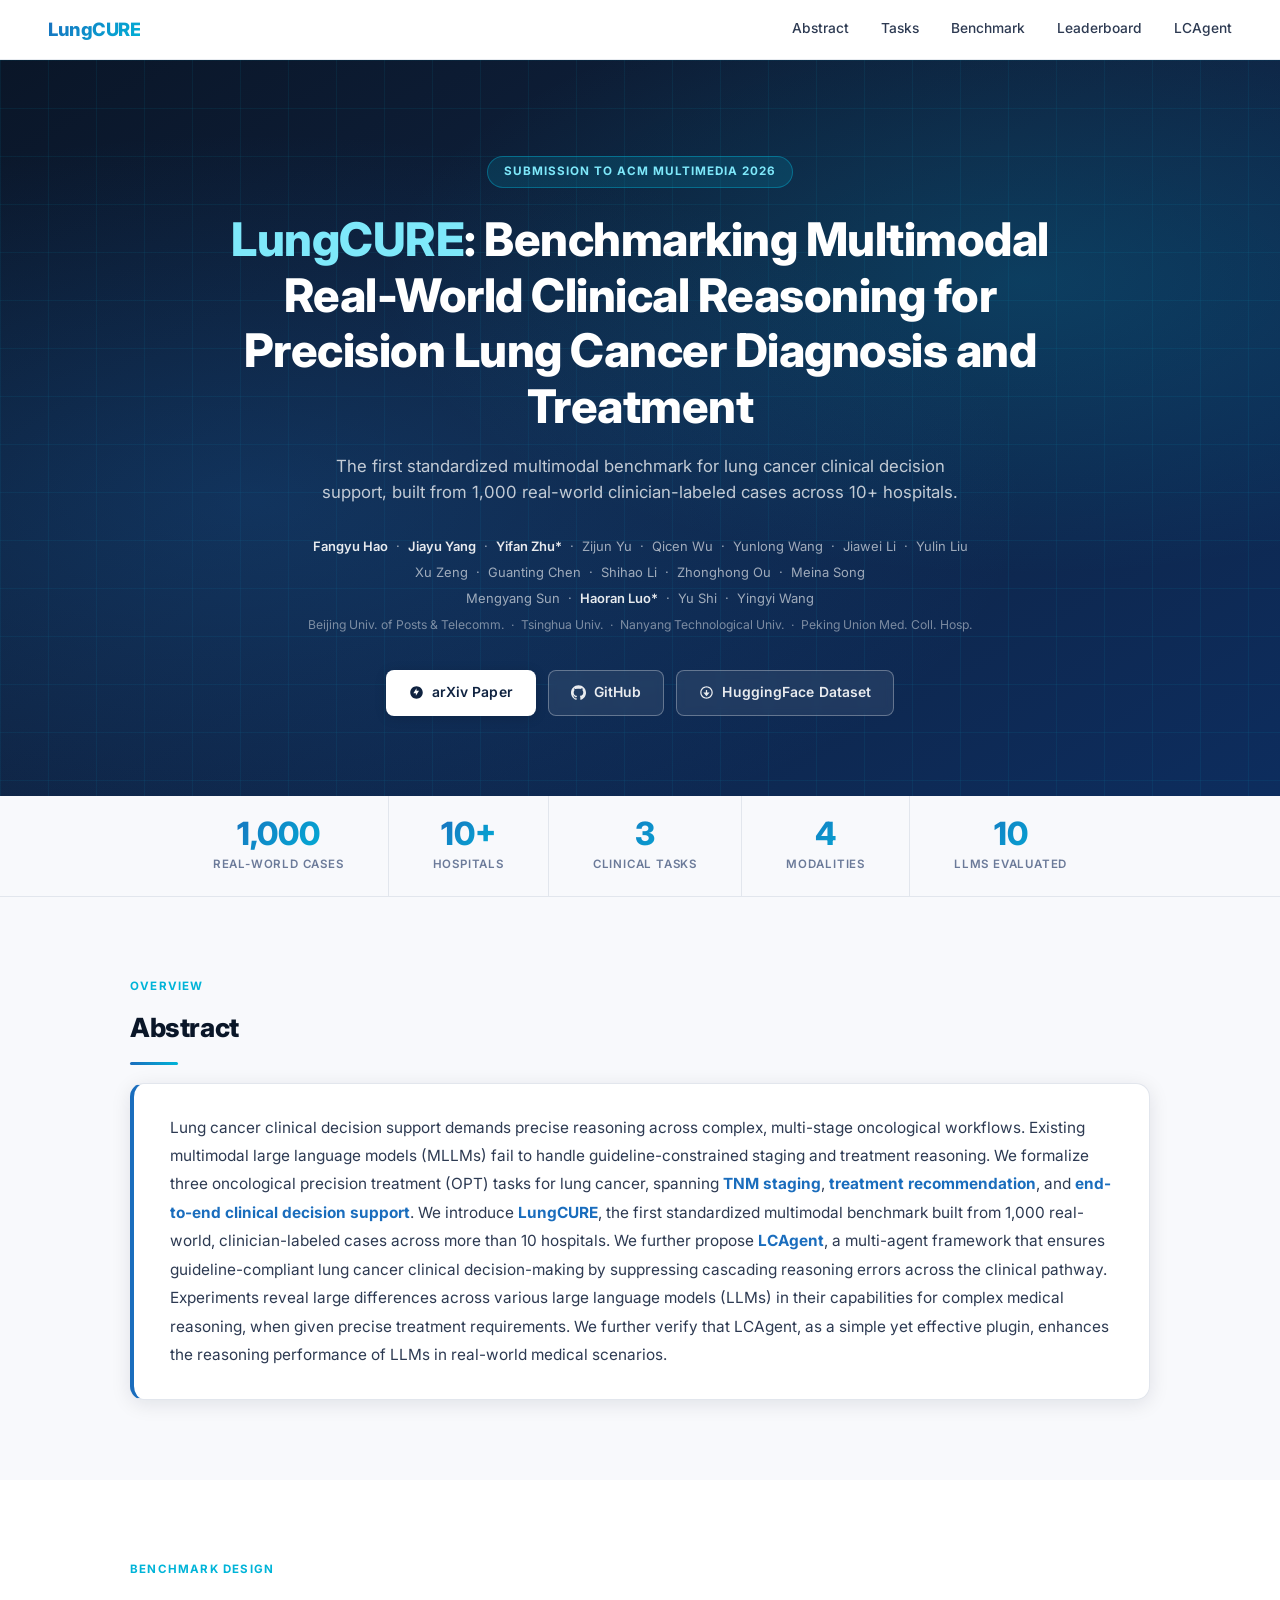
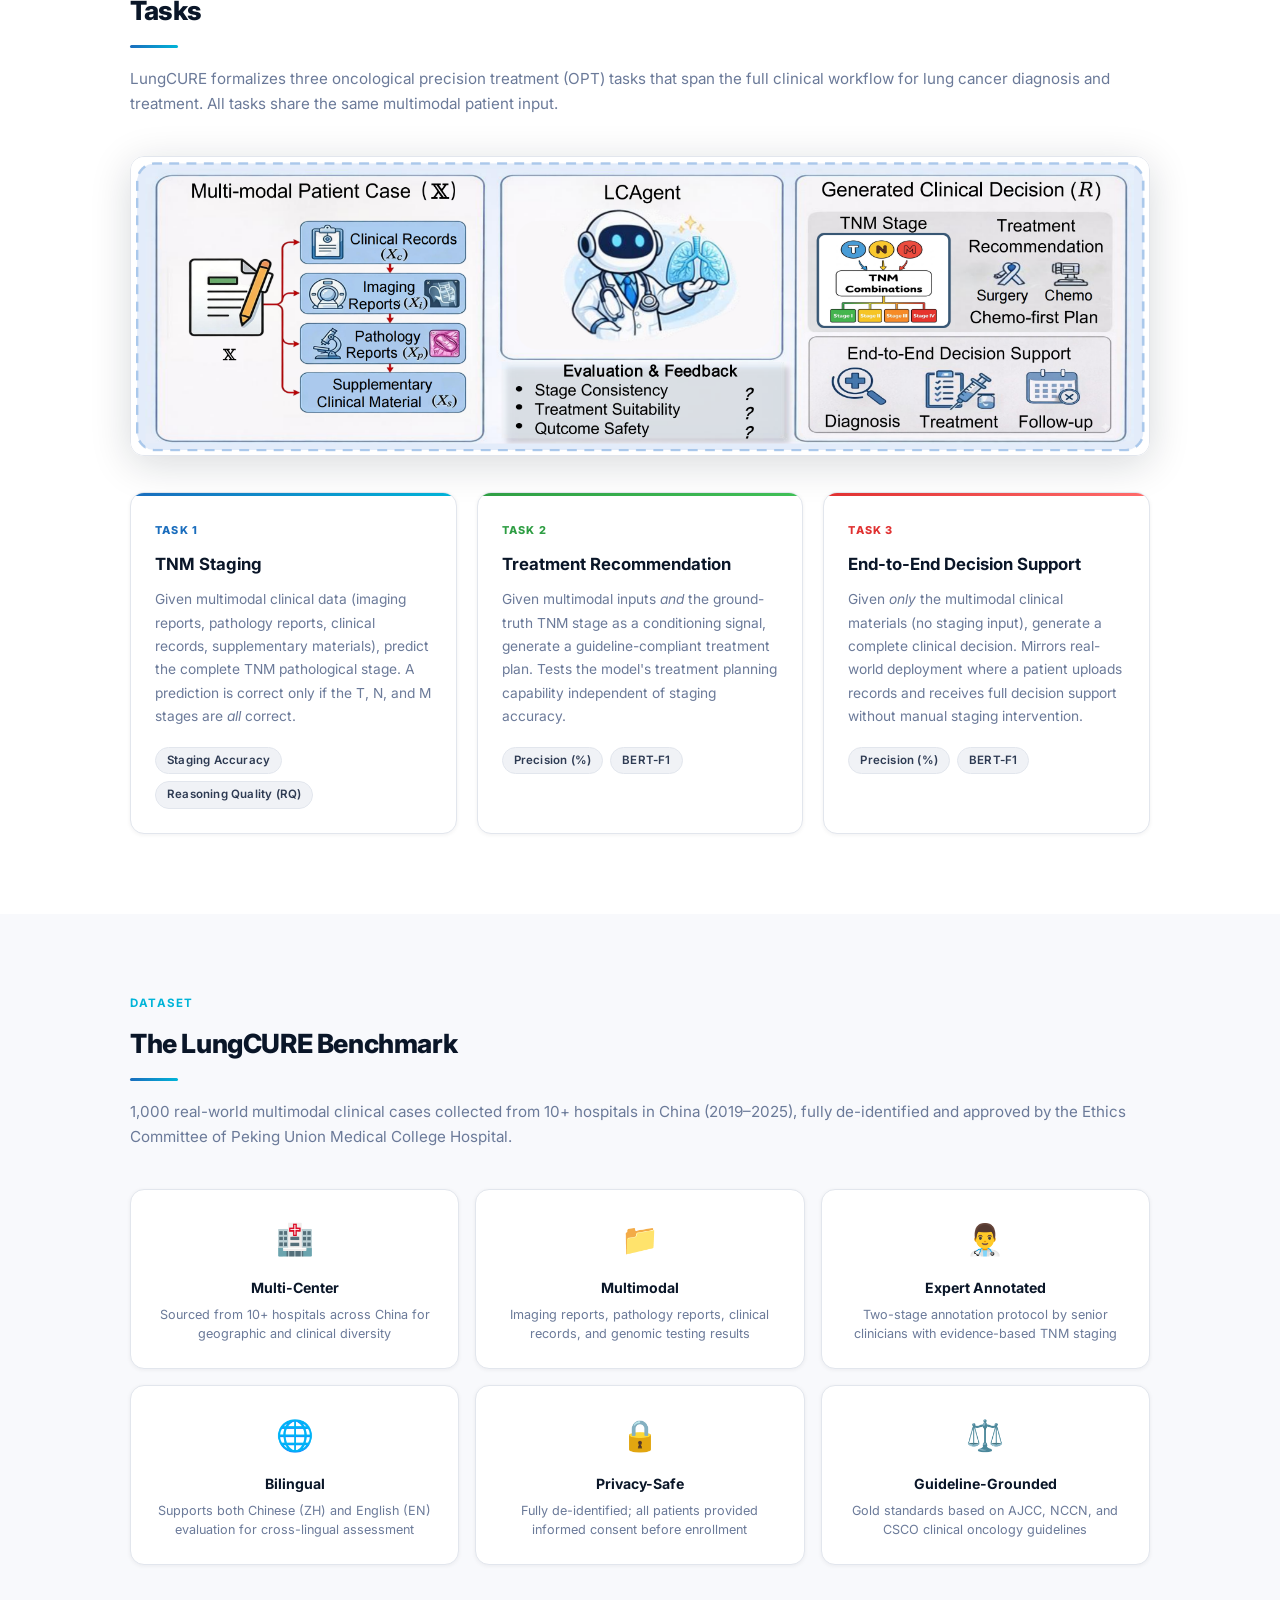
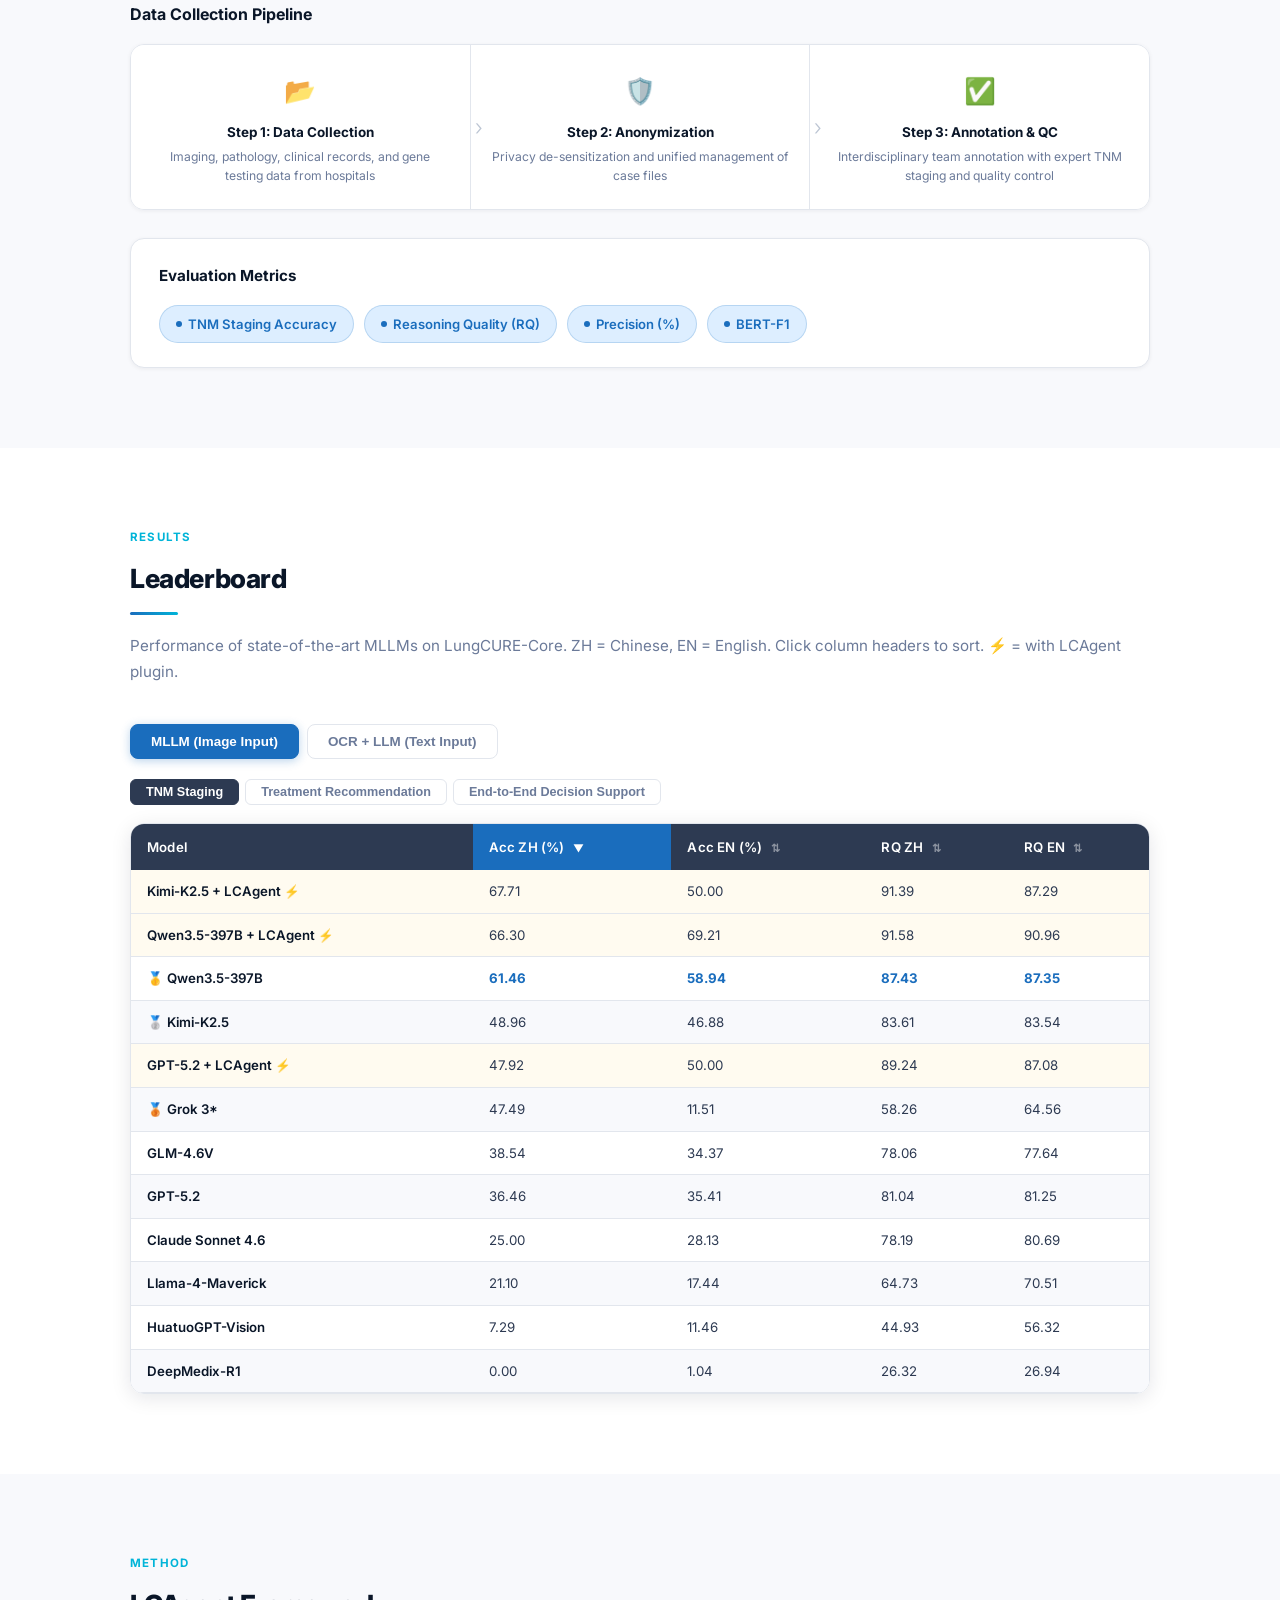
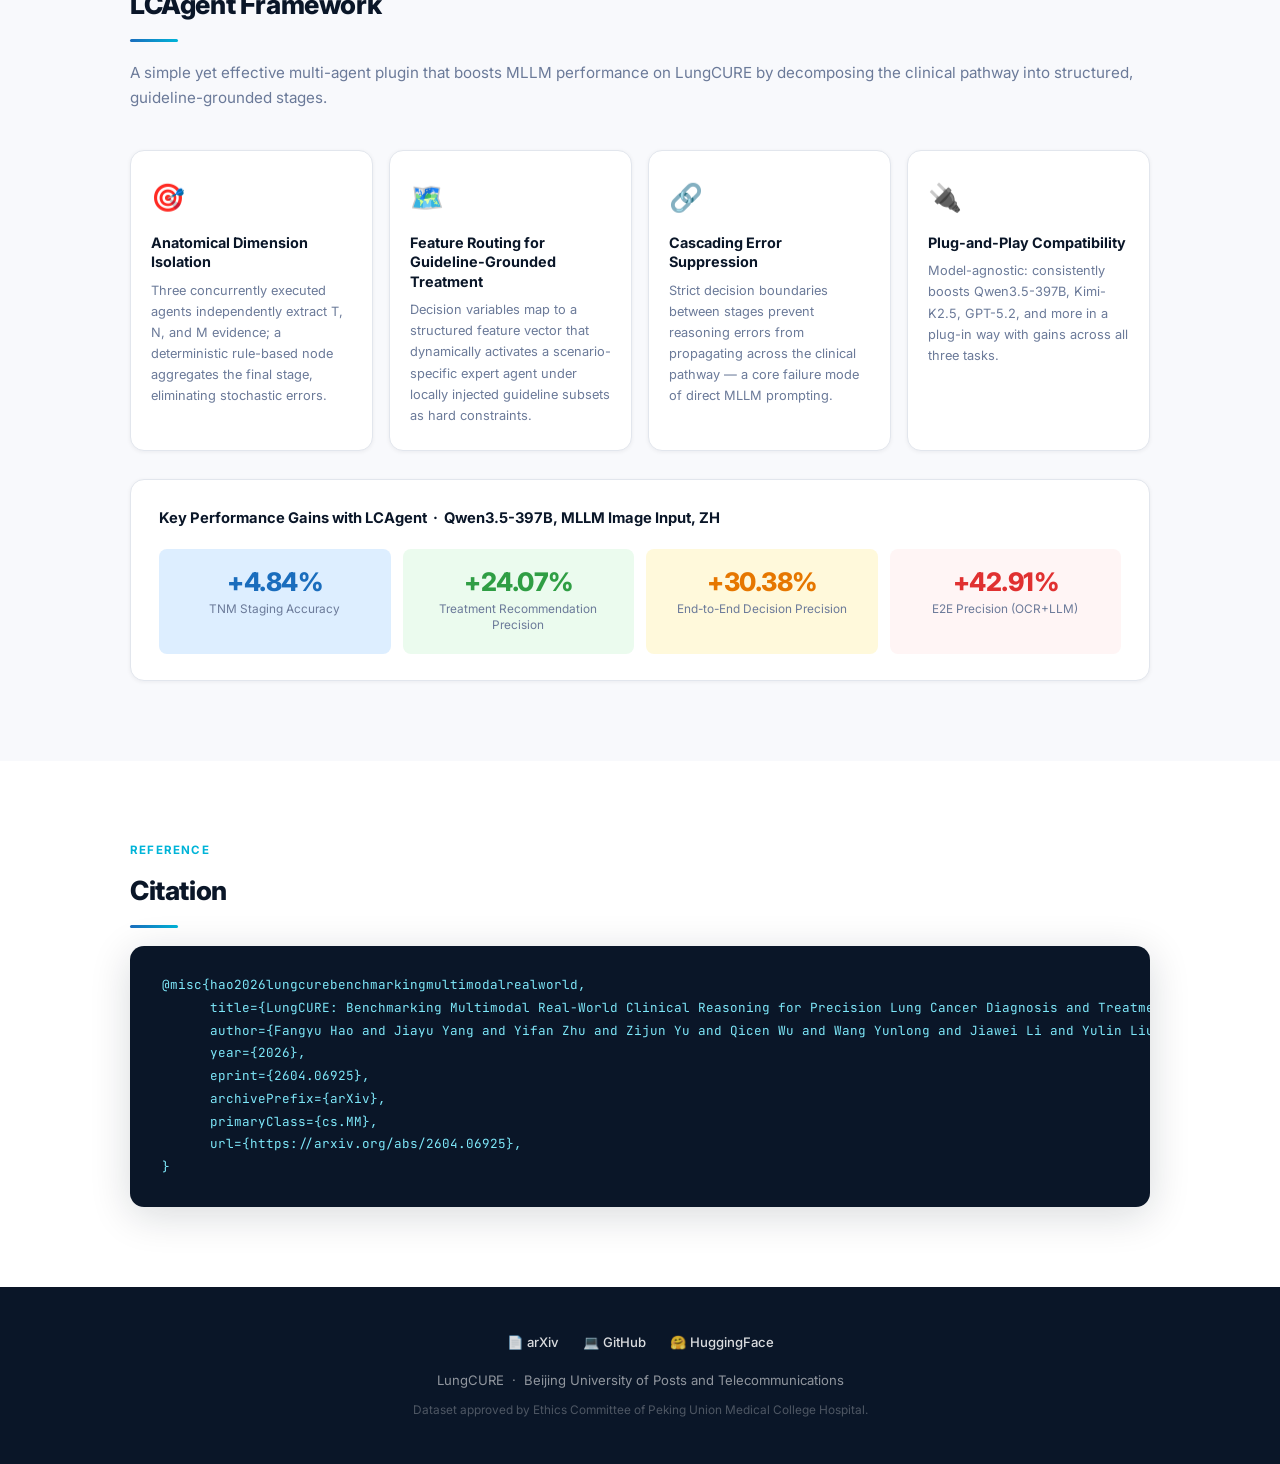
<file: index.html>
<!DOCTYPE html>
<html lang="en">
<head>
  <meta charset="UTF-8" />
  <meta name="viewport" content="width=device-width, initial-scale=1.0" />
  <title>LungCURE — Benchmarking Multimodal Real-World Clinical Reasoning</title>
  <link rel="preconnect" href="https://fonts.googleapis.com" />
  <link href="https://fonts.googleapis.com/css2?family=Inter:wght@300;400;500;600;700;800&family=JetBrains+Mono:wght@400;500&display=swap" rel="stylesheet" />
  <link rel="stylesheet" href="static/css/style.css" />
</head>
<body>

<!-- ─── Navigation ────────────────────────────────────────────── -->
<nav>
  <span class="nav-brand">LungCURE</span>
  <div class="nav-links">
    <a href="#abstract">Abstract</a>
    <a href="#tasks">Tasks</a>
    <a href="#benchmark">Benchmark</a>
    <a href="#leaderboard">Leaderboard</a>
    <a href="#lcagent">LCAgent</a>
  </div>
</nav>

<!-- ─── Hero ─────────────────────────────────────────────────── -->
<header class="hero">
  <div class="hero-badge">Submission to ACM Multimedia 2026</div>
  <h1>
    <span class="accent">LungCURE</span>: Benchmarking Multimodal<br/>
    Real-World Clinical Reasoning for<br/>
    Precision Lung Cancer Diagnosis and Treatment
  </h1>
  <p class="hero-sub">
    The first standardized multimodal benchmark for lung cancer clinical decision support,
    built from 1,000 real-world clinician-labeled cases across 10+ hospitals.
  </p>
  <div class="authors">
    <strong>Fangyu Hao</strong> &nbsp;·&nbsp; <strong>Jiayu Yang</strong> &nbsp;·&nbsp;
    <strong>Yifan Zhu*</strong> &nbsp;·&nbsp; Zijun Yu &nbsp;·&nbsp; Qicen Wu &nbsp;·&nbsp;
    Yunlong Wang &nbsp;·&nbsp; Jiawei Li &nbsp;·&nbsp; Yulin Liu<br/>
    Xu Zeng &nbsp;·&nbsp; Guanting Chen &nbsp;·&nbsp; Shihao Li &nbsp;·&nbsp;
    Zhonghong Ou &nbsp;·&nbsp; Meina Song<br/>
    Mengyang Sun &nbsp;·&nbsp; <strong>Haoran Luo*</strong> &nbsp;·&nbsp; Yu Shi &nbsp;·&nbsp; Yingyi Wang<br/>
    <em>Beijing Univ. of Posts &amp; Telecomm. &nbsp;·&nbsp; Tsinghua Univ. &nbsp;·&nbsp;
    Nanyang Technological Univ. &nbsp;·&nbsp; Peking Union Med. Coll. Hosp.</em>
  </div>
  <div class="btn-group">
    <a class="btn btn-primary" href="http://arxiv.org/abs/2604.06925" target="_blank">
      <svg viewBox="0 0 24 24" fill="currentColor"><path d="M12 2C6.48 2 2 6.48 2 12s4.48 10 10 10 10-4.48 10-10S17.52 2 12 2zm-1 15v-4H7l5-8v4h4l-5 8z"/></svg>
      arXiv Paper
    </a>
    <a class="btn btn-outline" href="https://github.com/Joker-hfy/LungCURE" target="_blank">
      <svg viewBox="0 0 24 24" fill="currentColor"><path d="M12 .297c-6.63 0-12 5.373-12 12 0 5.303 3.438 9.8 8.205 11.385.6.113.82-.258.82-.577 0-.285-.01-1.04-.015-2.04-3.338.724-4.042-1.61-4.042-1.61C4.422 18.07 3.633 17.7 3.633 17.7c-1.087-.744.084-.729.084-.729 1.205.084 1.838 1.236 1.838 1.236 1.07 1.835 2.809 1.305 3.495.998.108-.776.417-1.305.76-1.605-2.665-.3-5.466-1.332-5.466-5.93 0-1.31.465-2.38 1.235-3.22-.135-.303-.54-1.523.105-3.176 0 0 1.005-.322 3.3 1.23.96-.267 1.98-.399 3-.405 1.02.006 2.04.138 3 .405 2.28-1.552 3.285-1.23 3.285-1.23.645 1.653.24 2.873.12 3.176.765.84 1.23 1.91 1.23 3.22 0 4.61-2.805 5.625-5.475 5.92.42.36.81 1.096.81 2.22 0 1.606-.015 2.896-.015 3.286 0 .315.21.69.825.57C20.565 22.092 24 17.592 24 12.297c0-6.627-5.373-12-12-12"/></svg>
      GitHub
    </a>
    <a class="btn btn-outline" href="https://huggingface.co/datasets/Fine2378/LungCURE" target="_blank">
      <svg viewBox="0 0 24 24" fill="currentColor"><path d="M12 2C6.477 2 2 6.477 2 12s4.477 10 10 10 10-4.477 10-10S17.523 2 12 2zm0 2c4.418 0 8 3.582 8 8s-3.582 8-8 8-8-3.582-8-8 3.582-8 8-8zm-1 4v4H7l5 6 5-6h-4V8h-2z"/></svg>
      HuggingFace Dataset
    </a>
  </div>
</header>

<!-- ─── Stats bar ─────────────────────────────────────────────── -->
<div class="stats-bar">
  <div class="stat-item">
    <div class="stat-num">1,000</div>
    <div class="stat-label">Real-world Cases</div>
  </div>
  <div class="stat-item">
    <div class="stat-num">10+</div>
    <div class="stat-label">Hospitals</div>
  </div>
  <div class="stat-item">
    <div class="stat-num">3</div>
    <div class="stat-label">Clinical Tasks</div>
  </div>
  <div class="stat-item">
    <div class="stat-num">4</div>
    <div class="stat-label">Modalities</div>
  </div>
  <div class="stat-item">
    <div class="stat-num">10</div>
    <div class="stat-label">LLMs Evaluated</div>
  </div>
</div>

<!-- ─── Abstract ─────────────────────────────────────────────── -->
<section id="abstract">
  <div class="container">
    <div class="section-label">Overview</div>
    <h2 class="section-title">Abstract</h2>
    <div class="section-divider"></div>
    <div class="abstract-box">
      Lung cancer clinical decision support demands precise reasoning across complex, multi-stage oncological workflows.
      Existing multimodal large language models (MLLMs) fail to handle guideline-constrained staging and treatment reasoning.
      We formalize three oncological precision treatment (OPT) tasks for lung cancer, spanning <strong>TNM staging</strong>,
      <strong>treatment recommendation</strong>, and <strong>end-to-end clinical decision support</strong>.
      We introduce <strong>LungCURE</strong>, the first standardized multimodal benchmark built from 1,000 real-world,
      clinician-labeled cases across more than 10 hospitals.
      We further propose <strong>LCAgent</strong>, a multi-agent framework that ensures guideline-compliant lung cancer
      clinical decision-making by suppressing cascading reasoning errors across the clinical pathway.
      Experiments reveal large differences across various large language models (LLMs) in their capabilities
      for complex medical reasoning, when given precise treatment requirements.
      We further verify that LCAgent, as a simple yet effective plugin, enhances the reasoning performance of
      LLMs in real-world medical scenarios.
    </div>
  </div>
</section>

<!-- ─── Tasks ─────────────────────────────────────────────────── -->
<section id="tasks">
  <div class="container">
    <div class="section-label">Benchmark Design</div>
    <h2 class="section-title">Tasks</h2>
    <div class="section-divider"></div>
    <p class="section-subtitle">LungCURE formalizes three oncological precision treatment (OPT) tasks that span the full clinical workflow for lung cancer diagnosis and treatment. All tasks share the same multimodal patient input.</p>

    <!-- Task figure -->
    <div class="task-image-wrap">
      <img src="static/images/task.png" alt="LungCURE Task Formulation" />
    </div>

    <!-- Task cards -->
    <div class="task-grid">
      <div class="task-card t1">
        <div class="task-num">Task 1</div>
        <h3>TNM Staging</h3>
        <p>
          Given multimodal clinical data (imaging reports, pathology reports, clinical records,
          supplementary materials), predict the complete TNM pathological stage.
          A prediction is correct only if the T, N, and M stages are <em>all</em> correct.
        </p>
        <div class="task-metrics">
          <span class="metric-tag">Staging Accuracy</span>
          <span class="metric-tag">Reasoning Quality (RQ)</span>
        </div>
      </div>
      <div class="task-card t2">
        <div class="task-num">Task 2</div>
        <h3>Treatment Recommendation</h3>
        <p>
          Given multimodal inputs <em>and</em> the ground-truth TNM stage as a conditioning signal,
          generate a guideline-compliant treatment plan. Tests the model's treatment planning
          capability independent of staging accuracy.
        </p>
        <div class="task-metrics">
          <span class="metric-tag">Precision (%)</span>
          <span class="metric-tag">BERT-F1</span>
        </div>
      </div>
      <div class="task-card t3">
        <div class="task-num">Task 3</div>
        <h3>End-to-End Decision Support</h3>
        <p>
          Given <em>only</em> the multimodal clinical materials (no staging input), generate
          a complete clinical decision. Mirrors real-world deployment where a patient uploads
          records and receives full decision support without manual staging intervention.
        </p>
        <div class="task-metrics">
          <span class="metric-tag">Precision (%)</span>
          <span class="metric-tag">BERT-F1</span>
        </div>
      </div>
    </div>
  </div>
</section>

<!-- ─── Benchmark ─────────────────────────────────────────────── -->
<section id="benchmark">
  <div class="container">
    <div class="section-label">Dataset</div>
    <h2 class="section-title">The LungCURE Benchmark</h2>
    <div class="section-divider"></div>
    <p class="section-subtitle">1,000 real-world multimodal clinical cases collected from 10+ hospitals in China (2019–2025), fully de-identified and approved by the Ethics Committee of Peking Union Medical College Hospital.</p>

    <!-- 6 cards, 3 per row -->
    <div class="dataset-grid">
      <div class="dataset-card">
        <div class="dataset-icon">🏥</div>
        <h4>Multi-Center</h4>
        <p>Sourced from 10+ hospitals across China for geographic and clinical diversity</p>
      </div>
      <div class="dataset-card">
        <div class="dataset-icon">📁</div>
        <h4>Multimodal</h4>
        <p>Imaging reports, pathology reports, clinical records, and genomic testing results</p>
      </div>
      <div class="dataset-card">
        <div class="dataset-icon">👨‍⚕️</div>
        <h4>Expert Annotated</h4>
        <p>Two-stage annotation protocol by senior clinicians with evidence-based TNM staging</p>
      </div>
      <div class="dataset-card">
        <div class="dataset-icon">🌐</div>
        <h4>Bilingual</h4>
        <p>Supports both Chinese (ZH) and English (EN) evaluation for cross-lingual assessment</p>
      </div>
      <div class="dataset-card">
        <div class="dataset-icon">🔒</div>
        <h4>Privacy-Safe</h4>
        <p>Fully de-identified; all patients provided informed consent before enrollment</p>
      </div>
      <div class="dataset-card">
        <div class="dataset-icon">⚖️</div>
        <h4>Guideline-Grounded</h4>
        <p>Gold standards based on AJCC, NCCN, and CSCO clinical oncology guidelines</p>
      </div>
    </div>

    <!-- Pipeline -->
    <p class="pipeline-title">Data Collection Pipeline</p>
    <div class="pipeline">
      <div class="pipeline-step">
        <div class="step-icon">📂</div>
        <h4>Step 1: Data Collection</h4>
        <p>Imaging, pathology, clinical records, and gene testing data from hospitals</p>
      </div>
      <div class="pipeline-step">
        <div class="step-icon">🛡️</div>
        <h4>Step 2: Anonymization</h4>
        <p>Privacy de-sensitization and unified management of case files</p>
      </div>
      <div class="pipeline-step">
        <div class="step-icon">✅</div>
        <h4>Step 3: Annotation &amp; QC</h4>
        <p>Interdisciplinary team annotation with expert TNM staging and quality control</p>
      </div>
    </div>

    <!-- Evaluation Metrics — names only, no descriptions -->
    <div class="metrics-box">
      <h4>Evaluation Metrics</h4>
      <div class="metrics-tags">
        <span class="metrics-tag">TNM Staging Accuracy</span>
        <span class="metrics-tag">Reasoning Quality (RQ)</span>
        <span class="metrics-tag">Precision (%)</span>
        <span class="metrics-tag">BERT-F1</span>
      </div>
    </div>
  </div>
</section>

<!-- ─── Leaderboard ───────────────────────────────────────────── -->
<section id="leaderboard">
  <div class="container">
    <div class="section-label">Results</div>
    <h2 class="section-title">Leaderboard</h2>
    <div class="section-divider"></div>
    <p class="section-subtitle">Performance of state-of-the-art MLLMs on LungCURE-Core. ZH = Chinese, EN = English. Click column headers to sort. ⚡ = with LCAgent plugin.</p>

    <div class="lb-tabs">
      <button class="lb-tab active" onclick="switchInput('image')">MLLM (Image Input)</button>
      <button class="lb-tab" onclick="switchInput('text')">OCR + LLM (Text Input)</button>
    </div>
    <div class="task-tabs">
      <button class="task-tab active" onclick="switchTask('tnm')">TNM Staging</button>
      <button class="task-tab" onclick="switchTask('treat')">Treatment Recommendation</button>
      <button class="task-tab" onclick="switchTask('e2e')">End-to-End Decision Support</button>
    </div>

    <div class="lb-table-wrap">
      <table id="lb-table">
        <thead id="lb-head"></thead>
        <tbody id="lb-body"></tbody>
      </table>
    </div>

  </div>
</section>

<!-- ─── LCAgent ───────────────────────────────────────────────── -->
<section id="lcagent">
  <div class="container">
    <div class="section-label">Method</div>
    <h2 class="section-title">LCAgent Framework</h2>
    <div class="section-divider"></div>
    <p class="section-subtitle">A simple yet effective multi-agent plugin that boosts MLLM performance on LungCURE by decomposing the clinical pathway into structured, guideline-grounded stages.</p>

    <!-- 4 cards, one row -->
    <div class="agent-grid">
      <div class="agent-card">
        <div class="agent-card-icon">🎯</div>
        <h4>Anatomical Dimension Isolation</h4>
        <p>
          Three concurrently executed agents independently extract T, N, and M evidence;
          a deterministic rule-based node aggregates the final stage, eliminating stochastic errors.
        </p>
      </div>
      <div class="agent-card">
        <div class="agent-card-icon">🗺️</div>
        <h4>Feature Routing for Guideline-Grounded Treatment</h4>
        <p>
          Decision variables map to a structured feature vector that dynamically activates a
          scenario-specific expert agent under locally injected guideline subsets as hard constraints.
        </p>
      </div>
      <div class="agent-card">
        <div class="agent-card-icon">🔗</div>
        <h4>Cascading Error Suppression</h4>
        <p>
          Strict decision boundaries between stages prevent reasoning errors from propagating
          across the clinical pathway — a core failure mode of direct MLLM prompting.
        </p>
      </div>
      <div class="agent-card">
        <div class="agent-card-icon">🔌</div>
        <h4>Plug-and-Play Compatibility</h4>
        <p>
          Model-agnostic: consistently boosts Qwen3.5-397B, Kimi-K2.5, GPT-5.2, and more
          in a plug-in way with gains across all three tasks.
        </p>
      </div>
    </div>

    <!-- 4 gain cards, one row -->
    <div class="gains-box">
      <h4>Key Performance Gains with LCAgent &nbsp;·&nbsp; Qwen3.5-397B, MLLM Image Input, ZH</h4>
      <div class="gains-grid">
        <div class="gain-item gain-blue">
          <div class="gain-num">+4.84%</div>
          <div class="gain-label">TNM Staging Accuracy</div>
        </div>
        <div class="gain-item gain-green">
          <div class="gain-num">+24.07%</div>
          <div class="gain-label">Treatment Recommendation Precision</div>
        </div>
        <div class="gain-item gain-gold">
          <div class="gain-num">+30.38%</div>
          <div class="gain-label">End-to-End Decision Precision</div>
        </div>
        <div class="gain-item gain-red">
          <div class="gain-num">+42.91%</div>
          <div class="gain-label">E2E Precision (OCR+LLM)</div>
        </div>
      </div>
    </div>
  </div>
</section>

<!-- ─── Citation ──────────────────────────────────────────────── -->
<section>
  <div class="container">
    <div class="section-label">Reference</div>
    <h2 class="section-title">Citation</h2>
    <div class="section-divider"></div>
    <div class="citation-wrap">
      <pre class="citation-block">@misc{hao2026lungcurebenchmarkingmultimodalrealworld,
      title={LungCURE: Benchmarking Multimodal Real-World Clinical Reasoning for Precision Lung Cancer Diagnosis and Treatment}, 
      author={Fangyu Hao and Jiayu Yang and Yifan Zhu and Zijun Yu and Qicen Wu and Wang Yunlong and Jiawei Li and Yulin Liu and Xu Zeng and Guanting Chen and Shihao Li and Zhonghong Ou and Meina Song and Mengyang Sun and Haoran Luo and Yu Shi and Yingyi Wang},
      year={2026},
      eprint={2604.06925},
      archivePrefix={arXiv},
      primaryClass={cs.MM},
      url={https://arxiv.org/abs/2604.06925}, 
}
</pre>
    </div>
  </div>
</section>

<!-- ─── Footer ────────────────────────────────────────────────── -->
<footer>
  <div class="footer-links">
    <a href="https://arxiv.org/abs/YOUR_ARXIV_ID" target="_blank">📄 arXiv</a>
    <a href="https://github.com/Joker-hfy/LungCURE" target="_blank">💻 GitHub</a>
    <a href="https://huggingface.co/datasets/Fine2378/LungCURE" target="_blank">🤗 HuggingFace</a>
  </div>
  <p>LungCURE &nbsp;·&nbsp; Beijing University of Posts and Telecommunications</p>
  <p class="footer-note">Dataset approved by Ethics Committee of Peking Union Medical College Hospital.</p>
</footer>

<script src="static/js/leaderboard.js"></script>
</body>
</html>
</file>
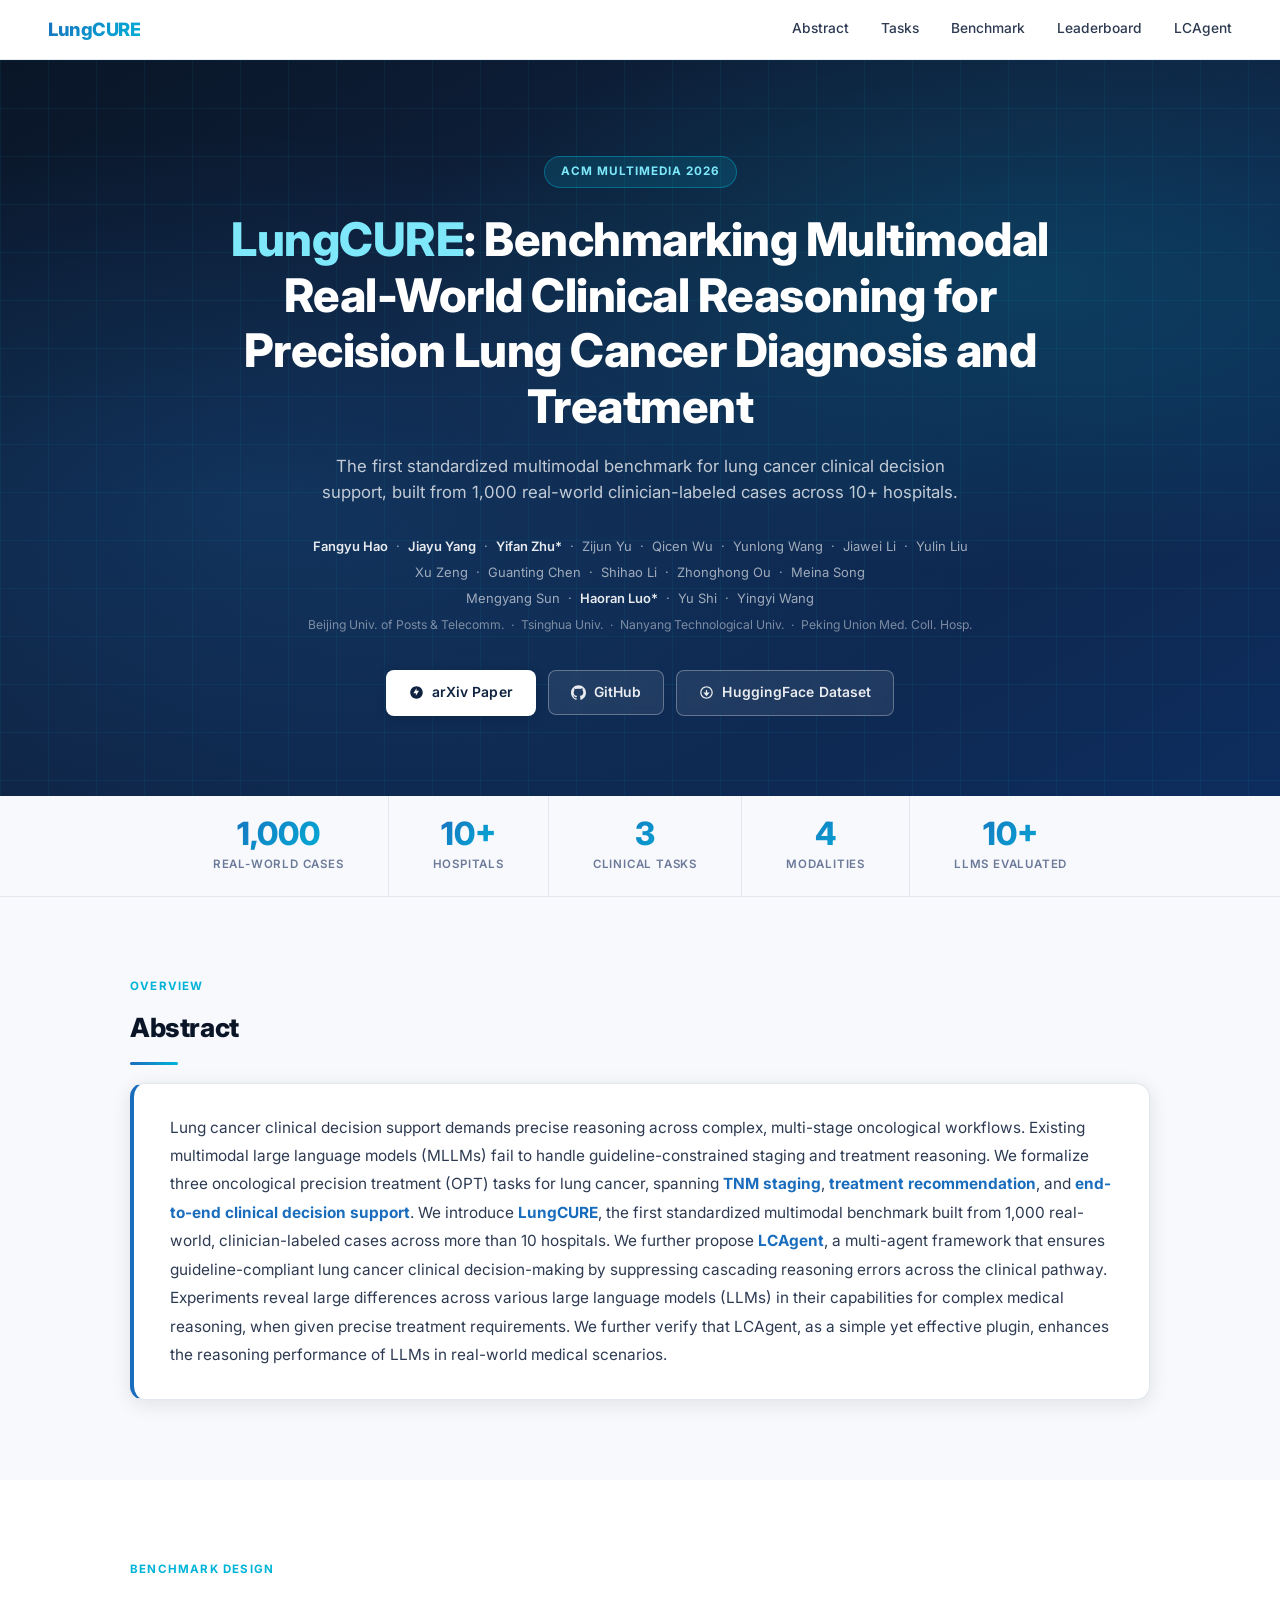
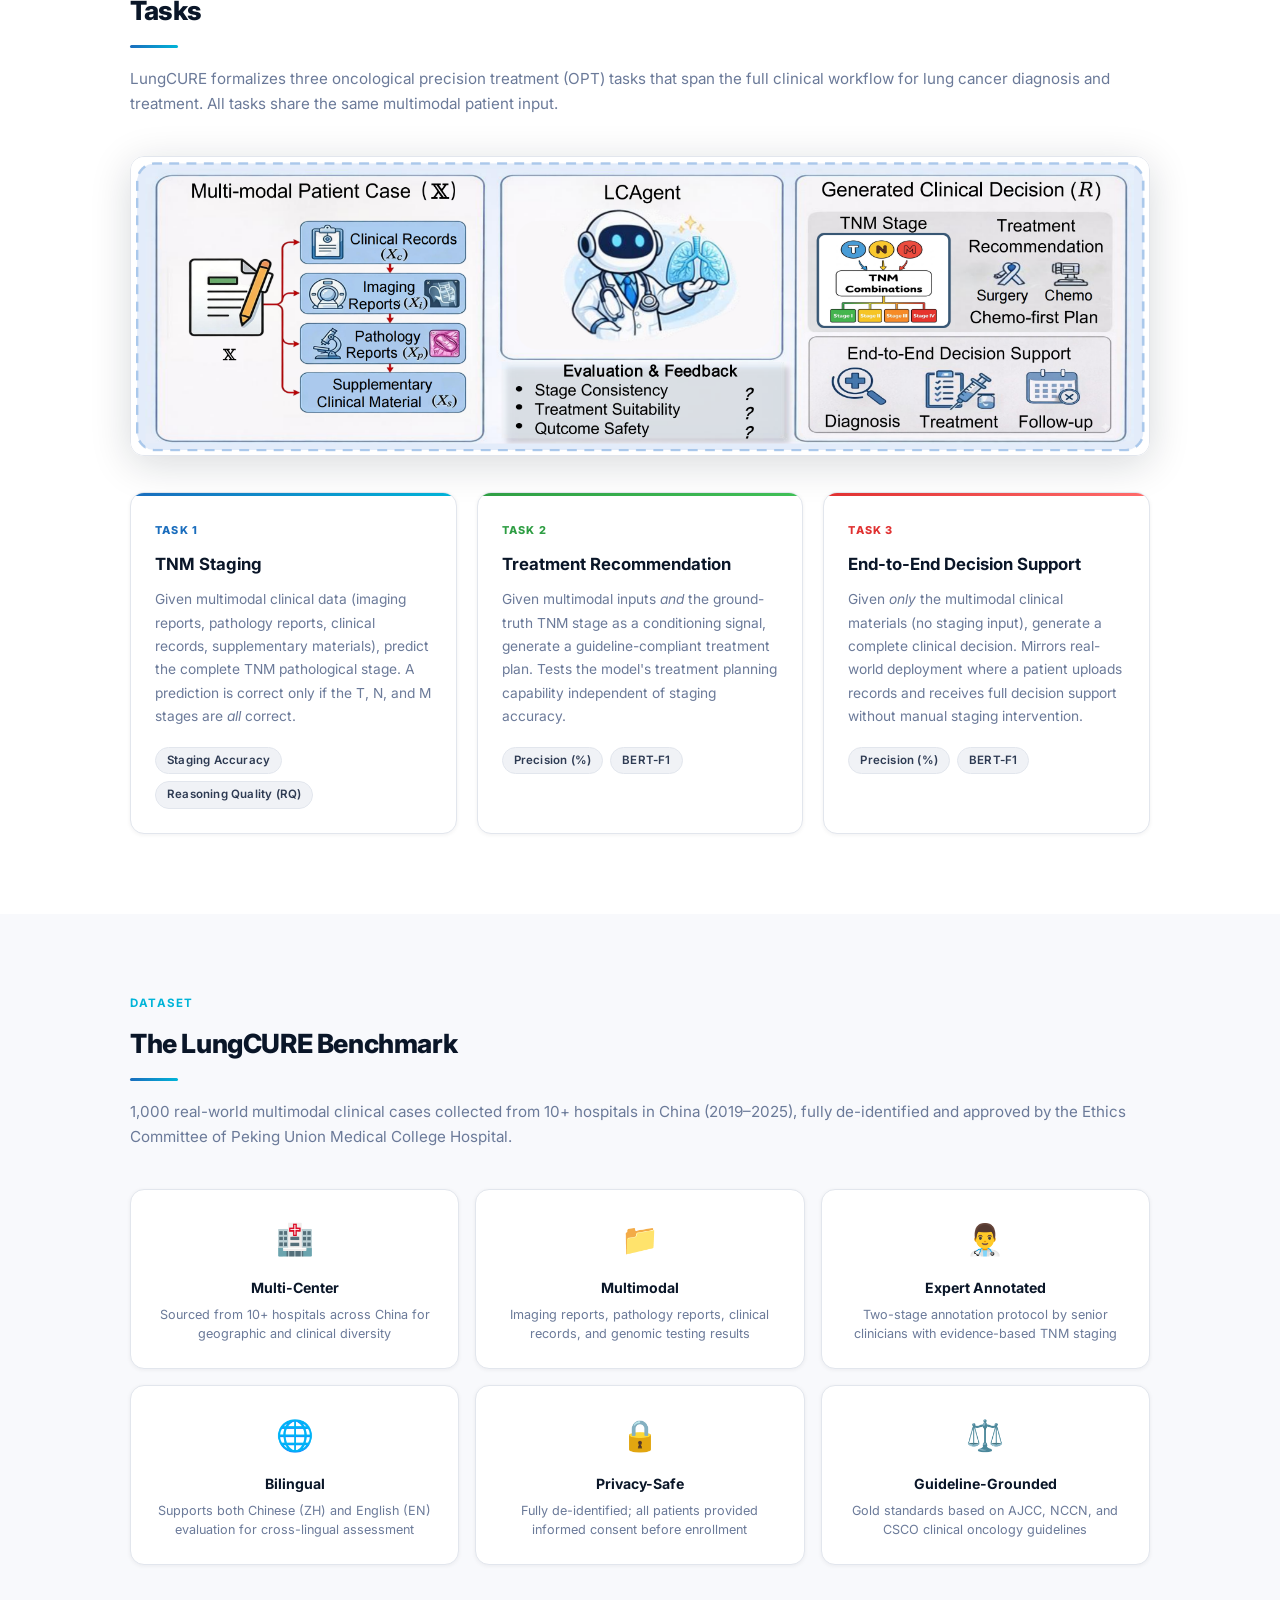
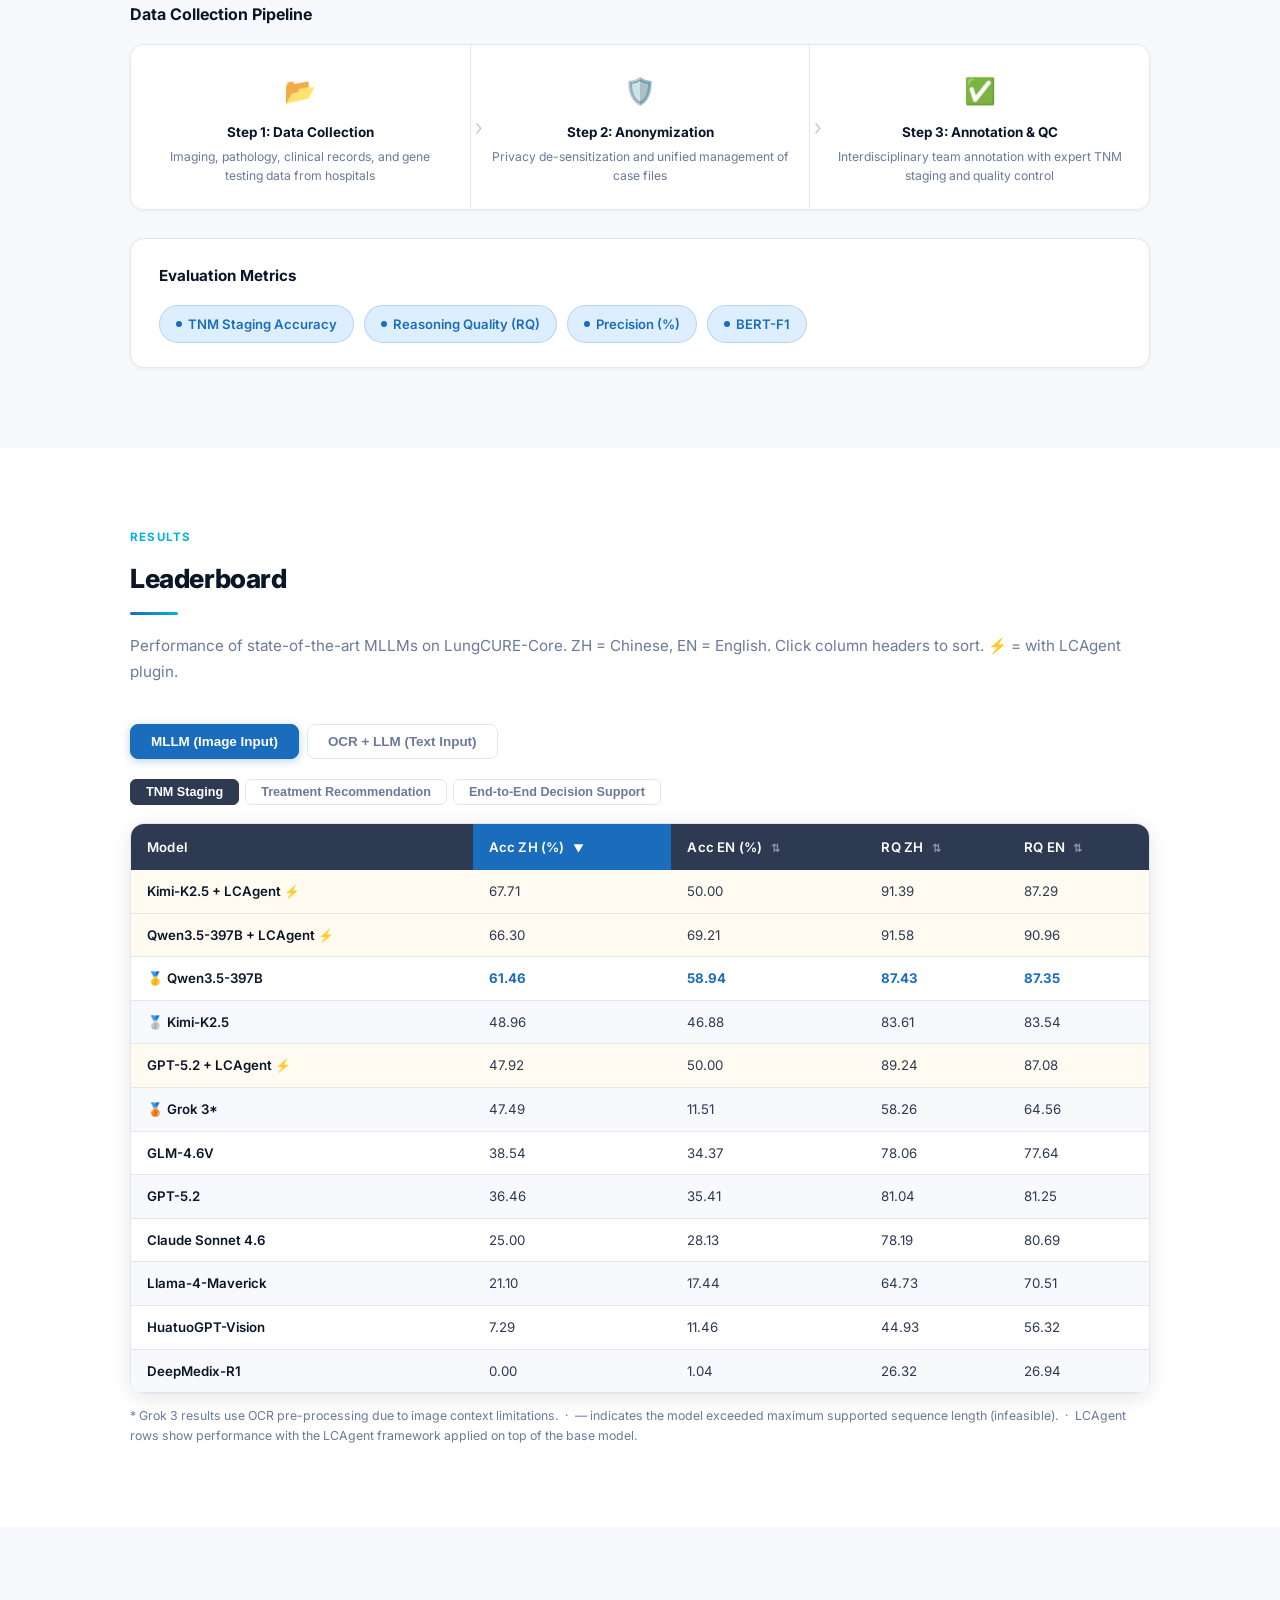
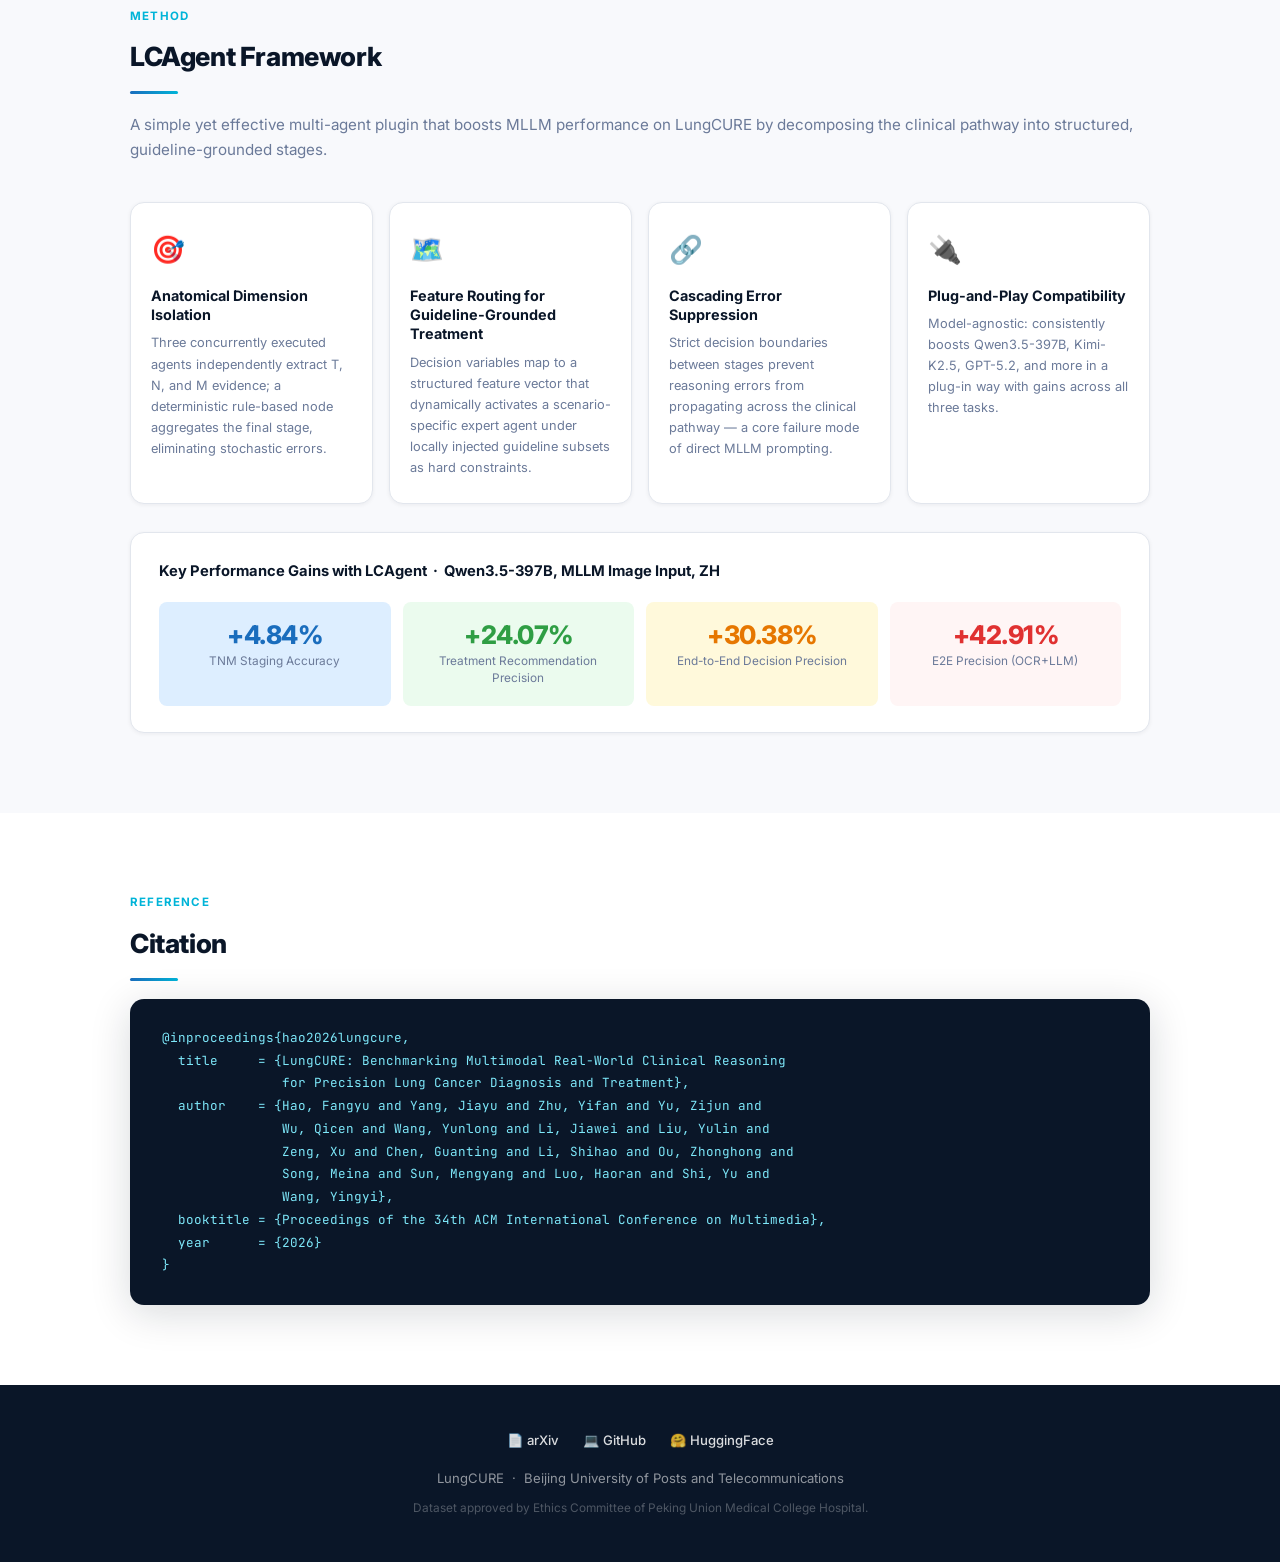
<file: homepage/index.html>
<!DOCTYPE html>
<html lang="en">
<head>
  <meta charset="UTF-8" />
  <meta name="viewport" content="width=device-width, initial-scale=1.0" />
  <title>LungCURE — Benchmarking Multimodal Real-World Clinical Reasoning</title>
  <link rel="preconnect" href="https://fonts.googleapis.com" />
  <link href="https://fonts.googleapis.com/css2?family=Inter:wght@300;400;500;600;700;800&family=JetBrains+Mono:wght@400;500&display=swap" rel="stylesheet" />
  <link rel="stylesheet" href="static/css/style.css" />
</head>
<body>

<!-- ─── Navigation ────────────────────────────────────────────── -->
<nav>
  <span class="nav-brand">LungCURE</span>
  <div class="nav-links">
    <a href="#abstract">Abstract</a>
    <a href="#tasks">Tasks</a>
    <a href="#benchmark">Benchmark</a>
    <a href="#leaderboard">Leaderboard</a>
    <a href="#lcagent">LCAgent</a>
  </div>
</nav>

<!-- ─── Hero ─────────────────────────────────────────────────── -->
<header class="hero">
  <div class="hero-badge">ACM Multimedia 2026</div>
  <h1>
    <span class="accent">LungCURE</span>: Benchmarking Multimodal<br/>
    Real-World Clinical Reasoning for<br/>
    Precision Lung Cancer Diagnosis and Treatment
  </h1>
  <p class="hero-sub">
    The first standardized multimodal benchmark for lung cancer clinical decision support,
    built from 1,000 real-world clinician-labeled cases across 10+ hospitals.
  </p>
  <div class="authors">
    <strong>Fangyu Hao</strong> &nbsp;·&nbsp; <strong>Jiayu Yang</strong> &nbsp;·&nbsp;
    <strong>Yifan Zhu*</strong> &nbsp;·&nbsp; Zijun Yu &nbsp;·&nbsp; Qicen Wu &nbsp;·&nbsp;
    Yunlong Wang &nbsp;·&nbsp; Jiawei Li &nbsp;·&nbsp; Yulin Liu<br/>
    Xu Zeng &nbsp;·&nbsp; Guanting Chen &nbsp;·&nbsp; Shihao Li &nbsp;·&nbsp;
    Zhonghong Ou &nbsp;·&nbsp; Meina Song<br/>
    Mengyang Sun &nbsp;·&nbsp; <strong>Haoran Luo*</strong> &nbsp;·&nbsp; Yu Shi &nbsp;·&nbsp; Yingyi Wang<br/>
    <em>Beijing Univ. of Posts &amp; Telecomm. &nbsp;·&nbsp; Tsinghua Univ. &nbsp;·&nbsp;
    Nanyang Technological Univ. &nbsp;·&nbsp; Peking Union Med. Coll. Hosp.</em>
  </div>
  <div class="btn-group">
    <a class="btn btn-primary" href="https://arxiv.org/abs/YOUR_ARXIV_ID" target="_blank">
      <svg viewBox="0 0 24 24" fill="currentColor"><path d="M12 2C6.48 2 2 6.48 2 12s4.48 10 10 10 10-4.48 10-10S17.52 2 12 2zm-1 15v-4H7l5-8v4h4l-5 8z"/></svg>
      arXiv Paper
    </a>
    <a class="btn btn-outline" href="https://github.com/Joker-hfy/LungCURE" target="_blank">
      <svg viewBox="0 0 24 24" fill="currentColor"><path d="M12 .297c-6.63 0-12 5.373-12 12 0 5.303 3.438 9.8 8.205 11.385.6.113.82-.258.82-.577 0-.285-.01-1.04-.015-2.04-3.338.724-4.042-1.61-4.042-1.61C4.422 18.07 3.633 17.7 3.633 17.7c-1.087-.744.084-.729.084-.729 1.205.084 1.838 1.236 1.838 1.236 1.07 1.835 2.809 1.305 3.495.998.108-.776.417-1.305.76-1.605-2.665-.3-5.466-1.332-5.466-5.93 0-1.31.465-2.38 1.235-3.22-.135-.303-.54-1.523.105-3.176 0 0 1.005-.322 3.3 1.23.96-.267 1.98-.399 3-.405 1.02.006 2.04.138 3 .405 2.28-1.552 3.285-1.23 3.285-1.23.645 1.653.24 2.873.12 3.176.765.84 1.23 1.91 1.23 3.22 0 4.61-2.805 5.625-5.475 5.92.42.36.81 1.096.81 2.22 0 1.606-.015 2.896-.015 3.286 0 .315.21.69.825.57C20.565 22.092 24 17.592 24 12.297c0-6.627-5.373-12-12-12"/></svg>
      GitHub
    </a>
    <a class="btn btn-outline" href="https://huggingface.co/datasets/Fine2378/LungCURE" target="_blank">
      <svg viewBox="0 0 24 24" fill="currentColor"><path d="M12 2C6.477 2 2 6.477 2 12s4.477 10 10 10 10-4.477 10-10S17.523 2 12 2zm0 2c4.418 0 8 3.582 8 8s-3.582 8-8 8-8-3.582-8-8 3.582-8 8-8zm-1 4v4H7l5 6 5-6h-4V8h-2z"/></svg>
      HuggingFace Dataset
    </a>
  </div>
</header>

<!-- ─── Stats bar ─────────────────────────────────────────────── -->
<div class="stats-bar">
  <div class="stat-item">
    <div class="stat-num">1,000</div>
    <div class="stat-label">Real-world Cases</div>
  </div>
  <div class="stat-item">
    <div class="stat-num">10+</div>
    <div class="stat-label">Hospitals</div>
  </div>
  <div class="stat-item">
    <div class="stat-num">3</div>
    <div class="stat-label">Clinical Tasks</div>
  </div>
  <div class="stat-item">
    <div class="stat-num">4</div>
    <div class="stat-label">Modalities</div>
  </div>
  <div class="stat-item">
    <div class="stat-num">10+</div>
    <div class="stat-label">LLMs Evaluated</div>
  </div>
</div>

<!-- ─── Abstract ─────────────────────────────────────────────── -->
<section id="abstract">
  <div class="container">
    <div class="section-label">Overview</div>
    <h2 class="section-title">Abstract</h2>
    <div class="section-divider"></div>
    <div class="abstract-box">
      Lung cancer clinical decision support demands precise reasoning across complex, multi-stage oncological workflows.
      Existing multimodal large language models (MLLMs) fail to handle guideline-constrained staging and treatment reasoning.
      We formalize three oncological precision treatment (OPT) tasks for lung cancer, spanning <strong>TNM staging</strong>,
      <strong>treatment recommendation</strong>, and <strong>end-to-end clinical decision support</strong>.
      We introduce <strong>LungCURE</strong>, the first standardized multimodal benchmark built from 1,000 real-world,
      clinician-labeled cases across more than 10 hospitals.
      We further propose <strong>LCAgent</strong>, a multi-agent framework that ensures guideline-compliant lung cancer
      clinical decision-making by suppressing cascading reasoning errors across the clinical pathway.
      Experiments reveal large differences across various large language models (LLMs) in their capabilities
      for complex medical reasoning, when given precise treatment requirements.
      We further verify that LCAgent, as a simple yet effective plugin, enhances the reasoning performance of
      LLMs in real-world medical scenarios.
    </div>
  </div>
</section>

<!-- ─── Tasks ─────────────────────────────────────────────────── -->
<section id="tasks">
  <div class="container">
    <div class="section-label">Benchmark Design</div>
    <h2 class="section-title">Tasks</h2>
    <div class="section-divider"></div>
    <p class="section-subtitle">LungCURE formalizes three oncological precision treatment (OPT) tasks that span the full clinical workflow for lung cancer diagnosis and treatment. All tasks share the same multimodal patient input.</p>

    <!-- Task figure -->
    <div class="task-image-wrap">
      <img src="static/images/task.png" alt="LungCURE Task Formulation" />
    </div>

    <!-- Task cards -->
    <div class="task-grid">
      <div class="task-card t1">
        <div class="task-num">Task 1</div>
        <h3>TNM Staging</h3>
        <p>
          Given multimodal clinical data (imaging reports, pathology reports, clinical records,
          supplementary materials), predict the complete TNM pathological stage.
          A prediction is correct only if the T, N, and M stages are <em>all</em> correct.
        </p>
        <div class="task-metrics">
          <span class="metric-tag">Staging Accuracy</span>
          <span class="metric-tag">Reasoning Quality (RQ)</span>
        </div>
      </div>
      <div class="task-card t2">
        <div class="task-num">Task 2</div>
        <h3>Treatment Recommendation</h3>
        <p>
          Given multimodal inputs <em>and</em> the ground-truth TNM stage as a conditioning signal,
          generate a guideline-compliant treatment plan. Tests the model's treatment planning
          capability independent of staging accuracy.
        </p>
        <div class="task-metrics">
          <span class="metric-tag">Precision (%)</span>
          <span class="metric-tag">BERT-F1</span>
        </div>
      </div>
      <div class="task-card t3">
        <div class="task-num">Task 3</div>
        <h3>End-to-End Decision Support</h3>
        <p>
          Given <em>only</em> the multimodal clinical materials (no staging input), generate
          a complete clinical decision. Mirrors real-world deployment where a patient uploads
          records and receives full decision support without manual staging intervention.
        </p>
        <div class="task-metrics">
          <span class="metric-tag">Precision (%)</span>
          <span class="metric-tag">BERT-F1</span>
        </div>
      </div>
    </div>
  </div>
</section>

<!-- ─── Benchmark ─────────────────────────────────────────────── -->
<section id="benchmark">
  <div class="container">
    <div class="section-label">Dataset</div>
    <h2 class="section-title">The LungCURE Benchmark</h2>
    <div class="section-divider"></div>
    <p class="section-subtitle">1,000 real-world multimodal clinical cases collected from 10+ hospitals in China (2019–2025), fully de-identified and approved by the Ethics Committee of Peking Union Medical College Hospital.</p>

    <!-- 6 cards, 3 per row -->
    <div class="dataset-grid">
      <div class="dataset-card">
        <div class="dataset-icon">🏥</div>
        <h4>Multi-Center</h4>
        <p>Sourced from 10+ hospitals across China for geographic and clinical diversity</p>
      </div>
      <div class="dataset-card">
        <div class="dataset-icon">📁</div>
        <h4>Multimodal</h4>
        <p>Imaging reports, pathology reports, clinical records, and genomic testing results</p>
      </div>
      <div class="dataset-card">
        <div class="dataset-icon">👨‍⚕️</div>
        <h4>Expert Annotated</h4>
        <p>Two-stage annotation protocol by senior clinicians with evidence-based TNM staging</p>
      </div>
      <div class="dataset-card">
        <div class="dataset-icon">🌐</div>
        <h4>Bilingual</h4>
        <p>Supports both Chinese (ZH) and English (EN) evaluation for cross-lingual assessment</p>
      </div>
      <div class="dataset-card">
        <div class="dataset-icon">🔒</div>
        <h4>Privacy-Safe</h4>
        <p>Fully de-identified; all patients provided informed consent before enrollment</p>
      </div>
      <div class="dataset-card">
        <div class="dataset-icon">⚖️</div>
        <h4>Guideline-Grounded</h4>
        <p>Gold standards based on AJCC, NCCN, and CSCO clinical oncology guidelines</p>
      </div>
    </div>

    <!-- Pipeline -->
    <p class="pipeline-title">Data Collection Pipeline</p>
    <div class="pipeline">
      <div class="pipeline-step">
        <div class="step-icon">📂</div>
        <h4>Step 1: Data Collection</h4>
        <p>Imaging, pathology, clinical records, and gene testing data from hospitals</p>
      </div>
      <div class="pipeline-step">
        <div class="step-icon">🛡️</div>
        <h4>Step 2: Anonymization</h4>
        <p>Privacy de-sensitization and unified management of case files</p>
      </div>
      <div class="pipeline-step">
        <div class="step-icon">✅</div>
        <h4>Step 3: Annotation &amp; QC</h4>
        <p>Interdisciplinary team annotation with expert TNM staging and quality control</p>
      </div>
    </div>

    <!-- Evaluation Metrics — names only, no descriptions -->
    <div class="metrics-box">
      <h4>Evaluation Metrics</h4>
      <div class="metrics-tags">
        <span class="metrics-tag">TNM Staging Accuracy</span>
        <span class="metrics-tag">Reasoning Quality (RQ)</span>
        <span class="metrics-tag">Precision (%)</span>
        <span class="metrics-tag">BERT-F1</span>
      </div>
    </div>
  </div>
</section>

<!-- ─── Leaderboard ───────────────────────────────────────────── -->
<section id="leaderboard">
  <div class="container">
    <div class="section-label">Results</div>
    <h2 class="section-title">Leaderboard</h2>
    <div class="section-divider"></div>
    <p class="section-subtitle">Performance of state-of-the-art MLLMs on LungCURE-Core. ZH = Chinese, EN = English. Click column headers to sort. ⚡ = with LCAgent plugin.</p>

    <div class="lb-tabs">
      <button class="lb-tab active" onclick="switchInput('image')">MLLM (Image Input)</button>
      <button class="lb-tab" onclick="switchInput('text')">OCR + LLM (Text Input)</button>
    </div>
    <div class="task-tabs">
      <button class="task-tab active" onclick="switchTask('tnm')">TNM Staging</button>
      <button class="task-tab" onclick="switchTask('treat')">Treatment Recommendation</button>
      <button class="task-tab" onclick="switchTask('e2e')">End-to-End Decision Support</button>
    </div>

    <div class="lb-table-wrap">
      <table id="lb-table">
        <thead id="lb-head"></thead>
        <tbody id="lb-body"></tbody>
      </table>
    </div>
    <p class="lb-note">
      * Grok 3 results use OCR pre-processing due to image context limitations. &nbsp;·&nbsp;
      — indicates the model exceeded maximum supported sequence length (infeasible). &nbsp;·&nbsp;
      LCAgent rows show performance with the LCAgent framework applied on top of the base model.
    </p>
  </div>
</section>

<!-- ─── LCAgent ───────────────────────────────────────────────── -->
<section id="lcagent">
  <div class="container">
    <div class="section-label">Method</div>
    <h2 class="section-title">LCAgent Framework</h2>
    <div class="section-divider"></div>
    <p class="section-subtitle">A simple yet effective multi-agent plugin that boosts MLLM performance on LungCURE by decomposing the clinical pathway into structured, guideline-grounded stages.</p>

    <!-- 4 cards, one row -->
    <div class="agent-grid">
      <div class="agent-card">
        <div class="agent-card-icon">🎯</div>
        <h4>Anatomical Dimension Isolation</h4>
        <p>
          Three concurrently executed agents independently extract T, N, and M evidence;
          a deterministic rule-based node aggregates the final stage, eliminating stochastic errors.
        </p>
      </div>
      <div class="agent-card">
        <div class="agent-card-icon">🗺️</div>
        <h4>Feature Routing for Guideline-Grounded Treatment</h4>
        <p>
          Decision variables map to a structured feature vector that dynamically activates a
          scenario-specific expert agent under locally injected guideline subsets as hard constraints.
        </p>
      </div>
      <div class="agent-card">
        <div class="agent-card-icon">🔗</div>
        <h4>Cascading Error Suppression</h4>
        <p>
          Strict decision boundaries between stages prevent reasoning errors from propagating
          across the clinical pathway — a core failure mode of direct MLLM prompting.
        </p>
      </div>
      <div class="agent-card">
        <div class="agent-card-icon">🔌</div>
        <h4>Plug-and-Play Compatibility</h4>
        <p>
          Model-agnostic: consistently boosts Qwen3.5-397B, Kimi-K2.5, GPT-5.2, and more
          in a plug-in way with gains across all three tasks.
        </p>
      </div>
    </div>

    <!-- 4 gain cards, one row -->
    <div class="gains-box">
      <h4>Key Performance Gains with LCAgent &nbsp;·&nbsp; Qwen3.5-397B, MLLM Image Input, ZH</h4>
      <div class="gains-grid">
        <div class="gain-item gain-blue">
          <div class="gain-num">+4.84%</div>
          <div class="gain-label">TNM Staging Accuracy</div>
        </div>
        <div class="gain-item gain-green">
          <div class="gain-num">+24.07%</div>
          <div class="gain-label">Treatment Recommendation Precision</div>
        </div>
        <div class="gain-item gain-gold">
          <div class="gain-num">+30.38%</div>
          <div class="gain-label">End-to-End Decision Precision</div>
        </div>
        <div class="gain-item gain-red">
          <div class="gain-num">+42.91%</div>
          <div class="gain-label">E2E Precision (OCR+LLM)</div>
        </div>
      </div>
    </div>
  </div>
</section>

<!-- ─── Citation ──────────────────────────────────────────────── -->
<section>
  <div class="container">
    <div class="section-label">Reference</div>
    <h2 class="section-title">Citation</h2>
    <div class="section-divider"></div>
    <div class="citation-wrap">
      <pre class="citation-block">@inproceedings{hao2026lungcure,
  title     = {LungCURE: Benchmarking Multimodal Real-World Clinical Reasoning
               for Precision Lung Cancer Diagnosis and Treatment},
  author    = {Hao, Fangyu and Yang, Jiayu and Zhu, Yifan and Yu, Zijun and
               Wu, Qicen and Wang, Yunlong and Li, Jiawei and Liu, Yulin and
               Zeng, Xu and Chen, Guanting and Li, Shihao and Ou, Zhonghong and
               Song, Meina and Sun, Mengyang and Luo, Haoran and Shi, Yu and
               Wang, Yingyi},
  booktitle = {Proceedings of the 34th ACM International Conference on Multimedia},
  year      = {2026}
}</pre>
    </div>
  </div>
</section>

<!-- ─── Footer ────────────────────────────────────────────────── -->
<footer>
  <div class="footer-links">
    <a href="https://arxiv.org/abs/YOUR_ARXIV_ID" target="_blank">📄 arXiv</a>
    <a href="https://github.com/Joker-hfy/LungCURE" target="_blank">💻 GitHub</a>
    <a href="https://huggingface.co/datasets/Fine2378/LungCURE" target="_blank">🤗 HuggingFace</a>
  </div>
  <p>LungCURE &nbsp;·&nbsp; Beijing University of Posts and Telecommunications</p>
  <p class="footer-note">Dataset approved by Ethics Committee of Peking Union Medical College Hospital.</p>
</footer>

<script src="static/js/leaderboard.js"></script>
</body>
</html>
</file>
<file: static/css/style.css>
/* ═══════════════════════════════════════════════════════════════
   LungCURE — Design System
   ═══════════════════════════════════════════════════════════════ */

/* ─── Tokens ─────────────────────────────────────────────────── */
:root {
  --navy:      #0a1628;
  --navy-mid:  #0f2240;
  --blue:      #1a6dbd;
  --blue-lt:   #ddeeff;
  --blue-glow: rgba(26,109,189,.18);
  --teal:      #00b4d8;
  --teal-lt:   #e0f7fc;
  --red:       #e03131;
  --green:     #2f9e44;
  --gold:      #e67700;
  --gray-0:    #f8f9fc;
  --gray-1:    #f0f2f6;
  --gray-2:    #e2e6ed;
  --gray-3:    #bcc5d3;
  --gray-4:    #6b7a99;
  --gray-5:    #2d3a52;
  --text:      #0d1b2e;
  --radius-sm: 8px;
  --radius:    14px;
  --radius-lg: 20px;
  --shadow-sm: 0 1px 4px rgba(10,22,40,.06);
  --shadow:    0 4px 20px rgba(10,22,40,.10);
  --shadow-lg: 0 8px 40px rgba(10,22,40,.16);
  --transition: .22s cubic-bezier(.4,0,.2,1);
}

/* ─── Reset ──────────────────────────────────────────────────── */
*, *::before, *::after { box-sizing: border-box; margin: 0; padding: 0; }
html { scroll-behavior: smooth; }
body {
  font-family: 'Inter', sans-serif;
  color: var(--text);
  background: #fff;
  line-height: 1.7;
  -webkit-font-smoothing: antialiased;
}
a { color: var(--blue); text-decoration: none; }
a:hover { text-decoration: underline; }
img { max-width: 100%; display: block; }

/* ─── Navigation ─────────────────────────────────────────────── */
nav {
  position: sticky; top: 0; z-index: 200;
  height: 60px;
  padding: 0 3rem;
  display: flex; align-items: center; justify-content: space-between;
  background: rgba(255,255,255,.88);
  backdrop-filter: blur(16px) saturate(180%);
  border-bottom: 1px solid rgba(226,230,237,.8);
  box-shadow: 0 1px 0 rgba(10,22,40,.04);
}
.nav-brand {
  font-weight: 800; font-size: 1.15rem;
  letter-spacing: -.5px;
  background: linear-gradient(135deg, var(--blue) 0%, var(--teal) 100%);
  -webkit-background-clip: text;
  -webkit-text-fill-color: transparent;
  background-clip: text;
}
.nav-links { display: flex; gap: 2rem; }
.nav-links a {
  font-size: .86rem; font-weight: 500;
  color: var(--gray-5);
  position: relative; padding-bottom: 2px;
  transition: color var(--transition);
}
.nav-links a::after {
  content: ''; position: absolute; bottom: -2px; left: 0; right: 0;
  height: 2px; background: var(--blue);
  transform: scaleX(0); transition: transform var(--transition);
  border-radius: 2px;
}
.nav-links a:hover { color: var(--blue); text-decoration: none; }
.nav-links a:hover::after { transform: scaleX(1); }

/* ─── Hero ───────────────────────────────────────────────────── */
.hero {
  position: relative;
  background: linear-gradient(150deg, var(--navy) 0%, var(--navy-mid) 45%, #0d2d5e 100%);
  color: #fff;
  padding: 96px 2rem 80px;
  text-align: center;
  overflow: hidden;
}
/* Mesh grid overlay */
.hero::before {
  content: '';
  position: absolute; inset: 0;
  background-image:
    linear-gradient(rgba(0,180,216,.08) 1px, transparent 1px),
    linear-gradient(90deg, rgba(0,180,216,.08) 1px, transparent 1px);
  background-size: 48px 48px;
  pointer-events: none;
}
/* Glow orbs */
.hero::after {
  content: '';
  position: absolute; inset: 0;
  background:
    radial-gradient(ellipse 60% 50% at 20% 60%, rgba(26,109,189,.25), transparent),
    radial-gradient(ellipse 50% 40% at 80% 30%, rgba(0,180,216,.18), transparent);
  pointer-events: none;
}
.hero > * { position: relative; z-index: 1; }

.hero-badge {
  display: inline-flex; align-items: center; gap: 6px;
  background: rgba(0,180,216,.15);
  border: 1px solid rgba(0,180,216,.4);
  border-radius: 100px;
  padding: 5px 16px;
  font-size: .73rem; font-weight: 700;
  letter-spacing: 1px; text-transform: uppercase;
  color: #7ee8fa;
  margin-bottom: 24px;
}
.hero h1 {
  font-size: clamp(1.8rem, 4.5vw, 2.9rem);
  font-weight: 800;
  line-height: 1.2;
  max-width: 860px;
  margin: 0 auto 18px;
  letter-spacing: -.5px;
}
.hero h1 .accent { color: #7ee8fa; }
.hero-sub {
  font-size: 1.05rem;
  color: rgba(255,255,255,.75);
  max-width: 660px;
  margin: 0 auto 28px;
  line-height: 1.6;
}
.authors {
  font-size: .81rem;
  color: rgba(255,255,255,.6);
  max-width: 780px;
  margin: 0 auto 32px;
  line-height: 2;
}
.authors strong { color: rgba(255,255,255,.9); font-weight: 600; }
.authors em { font-style: normal; color: rgba(255,255,255,.45); font-size: .76rem; }

/* ─── Buttons ────────────────────────────────────────────────── */
.btn-group { display: flex; gap: 12px; justify-content: center; flex-wrap: wrap; }
.btn {
  display: inline-flex; align-items: center; gap: 8px;
  padding: 10px 22px;
  border-radius: var(--radius-sm);
  font-size: .87rem; font-weight: 600;
  border: 1.5px solid transparent;
  cursor: pointer;
  transition: all var(--transition);
  text-decoration: none !important;
  letter-spacing: .1px;
}
.btn svg { width: 15px; height: 15px; flex-shrink: 0; }

.btn-primary {
  background: #fff;
  color: var(--navy-mid);
  box-shadow: 0 2px 12px rgba(0,0,0,.15);
}
.btn-primary:hover { background: var(--blue-lt); color: var(--blue); transform: translateY(-1px); box-shadow: 0 4px 18px rgba(0,0,0,.2); }

.btn-outline {
  background: rgba(255,255,255,.08);
  color: rgba(255,255,255,.9);
  border-color: rgba(255,255,255,.3);
  backdrop-filter: blur(4px);
}
.btn-outline:hover { background: rgba(255,255,255,.16); border-color: rgba(255,255,255,.6); transform: translateY(-1px); }

/* ─── Stats bar ──────────────────────────────────────────────── */
.stats-bar {
  background: var(--gray-0);
  border-bottom: 1px solid var(--gray-2);
  display: flex; justify-content: center; flex-wrap: wrap;
}
.stat-item {
  padding: 22px 44px;
  text-align: center;
  border-right: 1px solid var(--gray-2);
  transition: background var(--transition);
}
.stat-item:last-child { border-right: none; }
.stat-item:hover { background: #fff; }
.stat-num {
  font-size: 2rem; font-weight: 800;
  background: linear-gradient(135deg, var(--blue), var(--teal));
  -webkit-background-clip: text; -webkit-text-fill-color: transparent;
  background-clip: text; line-height: 1;
}
.stat-label {
  font-size: .72rem; color: var(--gray-4);
  margin-top: 5px; text-transform: uppercase;
  letter-spacing: .8px; font-weight: 600;
}

/* ─── Sections ───────────────────────────────────────────────── */
section { padding: 80px 2rem; }
section:nth-child(even) { background: var(--gray-0); }
.container { max-width: 1020px; margin: 0 auto; }

.section-label {
  font-size: .72rem; font-weight: 700; text-transform: uppercase;
  letter-spacing: 1.2px; color: var(--teal);
  margin-bottom: 8px;
}
.section-title {
  font-size: 1.65rem; font-weight: 800;
  letter-spacing: -.4px;
  margin-bottom: 12px;
  color: var(--navy);
}
.section-divider {
  width: 48px; height: 3px;
  background: linear-gradient(90deg, var(--blue), var(--teal));
  border-radius: 2px;
  margin-bottom: 18px;
}
.section-subtitle {
  color: var(--gray-4); font-size: .95rem;
  margin-bottom: 40px;
  line-height: 1.65;
  width: 100%;
}

/* ─── Abstract ───────────────────────────────────────────────── */
.abstract-box {
  background: #fff;
  border: 1px solid var(--gray-2);
  border-left: 4px solid var(--blue);
  border-radius: var(--radius);
  padding: 30px 36px;
  font-size: .96rem;
  line-height: 1.85;
  box-shadow: var(--shadow);
  color: var(--gray-5);
}
.abstract-box strong { color: var(--blue); font-weight: 700; }

/* ─── Task section ───────────────────────────────────────────── */
.task-image-wrap {
  margin-bottom: 36px;
  border-radius: var(--radius);
  overflow: hidden;
  box-shadow: var(--shadow-lg);
  border: 1px solid var(--gray-2);
}
.task-image-wrap img { width: 100%; object-fit: cover; }

.task-grid {
  display: grid;
  grid-template-columns: repeat(3, 1fr);
  gap: 20px;
}
.task-card {
  background: #fff;
  border: 1px solid var(--gray-2);
  border-radius: var(--radius);
  padding: 28px 24px 24px;
  box-shadow: var(--shadow-sm);
  position: relative;
  overflow: hidden;
  transition: box-shadow var(--transition), transform var(--transition);
}
.task-card:hover {
  box-shadow: var(--shadow);
  transform: translateY(-3px);
}
.task-card::before {
  content: '';
  position: absolute; top: 0; left: 0; right: 0;
  height: 3px;
  border-radius: var(--radius) var(--radius) 0 0;
}
.task-card.t1::before { background: linear-gradient(90deg, var(--blue), var(--teal)); }
.task-card.t2::before { background: linear-gradient(90deg, var(--green), #40c057); }
.task-card.t3::before { background: linear-gradient(90deg, #e03131, #ff6b6b); }

.task-num {
  font-size: .68rem; font-weight: 800; text-transform: uppercase;
  letter-spacing: 1.2px; margin-bottom: 10px;
}
.t1 .task-num { color: var(--blue); }
.t2 .task-num { color: var(--green); }
.t3 .task-num { color: var(--red); }

.task-card h3 {
  font-size: 1.05rem; font-weight: 700;
  margin-bottom: 10px; color: var(--navy);
}
.task-card p { font-size: .86rem; color: var(--gray-4); line-height: 1.7; }
.task-metrics { margin-top: 18px; display: flex; gap: 7px; flex-wrap: wrap; }
.metric-tag {
  font-size: .72rem; font-weight: 600;
  padding: 3px 11px;
  border-radius: 100px;
  background: var(--gray-1);
  color: var(--gray-5);
  border: 1px solid var(--gray-2);
  letter-spacing: .2px;
}

/* ─── Dataset cards — 6 items, 3 per row ────────────────────── */
.dataset-grid {
  display: grid;
  grid-template-columns: repeat(3, 1fr);
  gap: 16px;
  margin-bottom: 36px;
}
.dataset-card {
  background: #fff;
  border: 1px solid var(--gray-2);
  border-radius: var(--radius);
  padding: 24px 20px;
  text-align: center;
  box-shadow: var(--shadow-sm);
  transition: box-shadow var(--transition), transform var(--transition);
}
.dataset-card:hover { box-shadow: var(--shadow); transform: translateY(-2px); }
.dataset-icon { font-size: 1.9rem; margin-bottom: 10px; }
.dataset-card h4 { font-size: .88rem; font-weight: 700; margin-bottom: 5px; color: var(--navy); }
.dataset-card p { font-size: .79rem; color: var(--gray-4); line-height: 1.55; }

/* ─── Pipeline ────────────────────────────────────────────────── */
.pipeline-title {
  font-size: 1rem; font-weight: 700;
  color: var(--navy);
  margin-bottom: 16px;
  margin-top: 4px;
}
.pipeline {
  display: flex; align-items: stretch;
  border-radius: var(--radius);
  overflow: hidden;
  box-shadow: var(--shadow-sm);
  border: 1px solid var(--gray-2);
}
.pipeline-step {
  flex: 1;
  background: #fff;
  padding: 24px 20px;
  text-align: center;
  position: relative;
  border-right: 1px solid var(--gray-2);
}
.pipeline-step:last-child { border-right: none; }
.pipeline-step:not(:last-child)::after {
  content: '›';
  position: absolute; right: -13px; top: 50%;
  transform: translateY(-50%);
  color: var(--gray-3); font-size: 1.4rem;
  font-weight: 300; z-index: 1;
  line-height: 1;
}
.step-icon { font-size: 1.6rem; margin-bottom: 8px; }
.pipeline-step h4 { font-size: .84rem; font-weight: 700; margin-bottom: 5px; color: var(--navy); }
.pipeline-step p  { font-size: .76rem; color: var(--gray-4); line-height: 1.5; }

/* ─── Metrics box — names only, no descriptions ─────────────── */
.metrics-box {
  margin-top: 28px;
  background: #fff;
  border: 1px solid var(--gray-2);
  border-radius: var(--radius);
  padding: 24px 28px;
  box-shadow: var(--shadow-sm);
}
.metrics-box h4 { font-size: .95rem; font-weight: 700; margin-bottom: 16px; color: var(--navy); }
.metrics-tags { display: flex; gap: 10px; flex-wrap: wrap; }
.metrics-tag {
  display: inline-flex; align-items: center; gap: 6px;
  padding: 7px 16px;
  border-radius: 100px;
  background: var(--blue-lt);
  color: var(--blue);
  font-size: .82rem; font-weight: 600;
  border: 1px solid rgba(26,109,189,.2);
}
.metrics-tag::before { content: ''; width: 6px; height: 6px; background: var(--blue); border-radius: 50%; flex-shrink: 0; }

/* ─── Leaderboard ────────────────────────────────────────────── */
.lb-tabs { display: flex; gap: 8px; margin-bottom: 20px; flex-wrap: wrap; }
.lb-tab {
  padding: 9px 20px;
  border-radius: var(--radius-sm);
  font-size: .84rem; font-weight: 600;
  border: 1.5px solid var(--gray-2);
  background: #fff;
  cursor: pointer;
  transition: all var(--transition);
  color: var(--gray-4);
}
.lb-tab.active { background: var(--blue); color: #fff; border-color: var(--blue); box-shadow: 0 2px 10px rgba(26,109,189,.3); }
.lb-tab:hover:not(.active) { border-color: var(--blue); color: var(--blue); }

.task-tabs { display: flex; gap: 6px; margin-bottom: 18px; flex-wrap: wrap; }
.task-tab {
  padding: 5px 15px;
  border-radius: 6px;
  font-size: .79rem; font-weight: 600;
  border: 1.5px solid var(--gray-2);
  background: #fff;
  cursor: pointer;
  color: var(--gray-4);
  transition: all var(--transition);
}
.task-tab.active { background: var(--gray-5); color: #fff; border-color: var(--gray-5); }
.task-tab:hover:not(.active) { border-color: var(--gray-4); color: var(--gray-5); }

.lb-table-wrap {
  overflow-x: auto;
  border-radius: var(--radius);
  box-shadow: var(--shadow);
  border: 1px solid var(--gray-2);
}
table { width: 100%; border-collapse: collapse; font-size: .83rem; background: #fff; }
thead th {
  background: var(--gray-5);
  color: #fff;
  padding: 12px 16px;
  text-align: left; font-weight: 600;
  white-space: nowrap;
  cursor: pointer; user-select: none;
  transition: background var(--transition);
  letter-spacing: .2px;
}
thead th:hover { background: #3d4f6e; }
thead th .sort-icon { margin-left: 5px; opacity: .45; font-size: .8em; }
thead th.sorted { background: var(--blue); }
thead th.sorted .sort-icon { opacity: 1; }

tbody tr { transition: background var(--transition); }
tbody tr:hover { background: var(--blue-lt); }
tbody tr:nth-child(even) { background: var(--gray-0); }
tbody tr:nth-child(even):hover { background: var(--blue-lt); }
td {
  padding: 10px 16px;
  border-bottom: 1px solid var(--gray-2);
  white-space: nowrap; color: var(--gray-5);
}
td:first-child { font-weight: 600; color: var(--navy); }
.rank-1 td:first-child::before { content: '🥇 '; }
.rank-2 td:first-child::before { content: '🥈 '; }
.rank-3 td:first-child::before { content: '🥉 '; }
.best-val { color: var(--blue); font-weight: 700; }
.lcagent-row { background: #fffbf0 !important; }
.lcagent-row:hover { background: var(--blue-lt) !important; }
.lcagent-row td:first-child::after { content: ' ⚡'; font-size: .78rem; }

.lb-note {
  margin-top: 12px;
  font-size: .77rem; color: var(--gray-4);
  line-height: 1.65;
}

/* ─── LCAgent — 4 cards, all in one row ─────────────────────── */
.agent-grid {
  display: grid;
  grid-template-columns: repeat(4, 1fr);
  gap: 16px;
  margin-top: 28px;
}
.agent-card {
  background: #fff;
  border: 1px solid var(--gray-2);
  border-radius: var(--radius);
  padding: 24px 20px;
  box-shadow: var(--shadow-sm);
  transition: box-shadow var(--transition), transform var(--transition);
}
.agent-card:hover { box-shadow: var(--shadow); transform: translateY(-2px); }
.agent-card-icon { font-size: 1.7rem; margin-bottom: 12px; }
.agent-card h4 { font-size: .9rem; font-weight: 700; margin-bottom: 8px; color: var(--navy); line-height: 1.35; }
.agent-card p  { font-size: .8rem; color: var(--gray-4); line-height: 1.65; }

/* ─── Gains — 4 cards, all in one row ───────────────────────── */
.gains-box {
  margin-top: 28px;
  background: #fff;
  border: 1px solid var(--gray-2);
  border-radius: var(--radius);
  padding: 26px 28px;
  box-shadow: var(--shadow-sm);
}
.gains-box h4 { margin-bottom: 18px; font-size: .92rem; font-weight: 700; color: var(--navy); }
.gains-grid {
  display: grid;
  grid-template-columns: repeat(4, 1fr);
  gap: 12px;
  text-align: center;
}
.gain-item { padding: 20px 12px; border-radius: var(--radius-sm); }
.gain-item .gain-num { font-size: 1.6rem; font-weight: 800; line-height: 1; letter-spacing: -.5px; }
.gain-item .gain-label { font-size: .74rem; color: var(--gray-4); margin-top: 6px; line-height: 1.4; }
.gain-blue  { background: var(--blue-lt); }
.gain-blue  .gain-num { color: var(--blue); }
.gain-green { background: #ebfbee; }
.gain-green .gain-num { color: var(--green); }
.gain-gold  { background: #fff9db; }
.gain-gold  .gain-num { color: var(--gold); }
.gain-red   { background: #fff5f5; }
.gain-red   .gain-num { color: var(--red); }

/* ─── Citation ───────────────────────────────────────────────── */
.citation-wrap { position: relative; }
.citation-block {
  background: var(--navy);
  color: #7ee8fa;
  border-radius: var(--radius);
  padding: 28px 32px;
  font-family: 'JetBrains Mono', monospace;
  font-size: .79rem;
  overflow-x: auto;
  line-height: 1.8;
  box-shadow: var(--shadow-lg);
}

/* ─── Footer ─────────────────────────────────────────────────── */
footer {
  background: var(--navy);
  color: rgba(255,255,255,.55);
  text-align: center;
  padding: 44px 2rem;
  font-size: .82rem;
}
footer a { color: rgba(255,255,255,.85); transition: color var(--transition); }
footer a:hover { color: var(--teal); text-decoration: none; }
.footer-links { display: flex; gap: 24px; justify-content: center; margin-bottom: 16px; flex-wrap: wrap; }
.footer-links a {
  display: inline-flex; align-items: center; gap: 6px;
  font-weight: 500;
}
.footer-note { margin-top: 8px; font-size: .74rem; opacity: .5; }

/* ─── Responsive ─────────────────────────────────────────────── */
@media (max-width: 900px) {
  .task-grid       { grid-template-columns: 1fr; }
  .agent-grid      { grid-template-columns: repeat(2, 1fr); }
  .gains-grid      { grid-template-columns: repeat(2, 1fr); }
  .dataset-grid    { grid-template-columns: repeat(2, 1fr); }
}
@media (max-width: 600px) {
  nav { padding: 0 1.2rem; }
  .nav-links { gap: 1.2rem; }
  .stat-item { padding: 16px 20px; }
  .pipeline { flex-direction: column; }
  .pipeline-step { border-right: none; border-bottom: 1px solid var(--gray-2); }
  .pipeline-step:last-child { border-bottom: none; }
  .pipeline-step:not(:last-child)::after { display: none; }
  .agent-grid   { grid-template-columns: 1fr; }
  .gains-grid   { grid-template-columns: repeat(2, 1fr); }
  .dataset-grid { grid-template-columns: 1fr; }
}
</file>
<file: homepage/static/css/style.css>
/* ═══════════════════════════════════════════════════════════════
   LungCURE — Design System
   ═══════════════════════════════════════════════════════════════ */

/* ─── Tokens ─────────────────────────────────────────────────── */
:root {
  --navy:      #0a1628;
  --navy-mid:  #0f2240;
  --blue:      #1a6dbd;
  --blue-lt:   #ddeeff;
  --blue-glow: rgba(26,109,189,.18);
  --teal:      #00b4d8;
  --teal-lt:   #e0f7fc;
  --red:       #e03131;
  --green:     #2f9e44;
  --gold:      #e67700;
  --gray-0:    #f8f9fc;
  --gray-1:    #f0f2f6;
  --gray-2:    #e2e6ed;
  --gray-3:    #bcc5d3;
  --gray-4:    #6b7a99;
  --gray-5:    #2d3a52;
  --text:      #0d1b2e;
  --radius-sm: 8px;
  --radius:    14px;
  --radius-lg: 20px;
  --shadow-sm: 0 1px 4px rgba(10,22,40,.06);
  --shadow:    0 4px 20px rgba(10,22,40,.10);
  --shadow-lg: 0 8px 40px rgba(10,22,40,.16);
  --transition: .22s cubic-bezier(.4,0,.2,1);
}

/* ─── Reset ──────────────────────────────────────────────────── */
*, *::before, *::after { box-sizing: border-box; margin: 0; padding: 0; }
html { scroll-behavior: smooth; }
body {
  font-family: 'Inter', sans-serif;
  color: var(--text);
  background: #fff;
  line-height: 1.7;
  -webkit-font-smoothing: antialiased;
}
a { color: var(--blue); text-decoration: none; }
a:hover { text-decoration: underline; }
img { max-width: 100%; display: block; }

/* ─── Navigation ─────────────────────────────────────────────── */
nav {
  position: sticky; top: 0; z-index: 200;
  height: 60px;
  padding: 0 3rem;
  display: flex; align-items: center; justify-content: space-between;
  background: rgba(255,255,255,.88);
  backdrop-filter: blur(16px) saturate(180%);
  border-bottom: 1px solid rgba(226,230,237,.8);
  box-shadow: 0 1px 0 rgba(10,22,40,.04);
}
.nav-brand {
  font-weight: 800; font-size: 1.15rem;
  letter-spacing: -.5px;
  background: linear-gradient(135deg, var(--blue) 0%, var(--teal) 100%);
  -webkit-background-clip: text;
  -webkit-text-fill-color: transparent;
  background-clip: text;
}
.nav-links { display: flex; gap: 2rem; }
.nav-links a {
  font-size: .86rem; font-weight: 500;
  color: var(--gray-5);
  position: relative; padding-bottom: 2px;
  transition: color var(--transition);
}
.nav-links a::after {
  content: ''; position: absolute; bottom: -2px; left: 0; right: 0;
  height: 2px; background: var(--blue);
  transform: scaleX(0); transition: transform var(--transition);
  border-radius: 2px;
}
.nav-links a:hover { color: var(--blue); text-decoration: none; }
.nav-links a:hover::after { transform: scaleX(1); }

/* ─── Hero ───────────────────────────────────────────────────── */
.hero {
  position: relative;
  background: linear-gradient(150deg, var(--navy) 0%, var(--navy-mid) 45%, #0d2d5e 100%);
  color: #fff;
  padding: 96px 2rem 80px;
  text-align: center;
  overflow: hidden;
}
/* Mesh grid overlay */
.hero::before {
  content: '';
  position: absolute; inset: 0;
  background-image:
    linear-gradient(rgba(0,180,216,.08) 1px, transparent 1px),
    linear-gradient(90deg, rgba(0,180,216,.08) 1px, transparent 1px);
  background-size: 48px 48px;
  pointer-events: none;
}
/* Glow orbs */
.hero::after {
  content: '';
  position: absolute; inset: 0;
  background:
    radial-gradient(ellipse 60% 50% at 20% 60%, rgba(26,109,189,.25), transparent),
    radial-gradient(ellipse 50% 40% at 80% 30%, rgba(0,180,216,.18), transparent);
  pointer-events: none;
}
.hero > * { position: relative; z-index: 1; }

.hero-badge {
  display: inline-flex; align-items: center; gap: 6px;
  background: rgba(0,180,216,.15);
  border: 1px solid rgba(0,180,216,.4);
  border-radius: 100px;
  padding: 5px 16px;
  font-size: .73rem; font-weight: 700;
  letter-spacing: 1px; text-transform: uppercase;
  color: #7ee8fa;
  margin-bottom: 24px;
}
.hero h1 {
  font-size: clamp(1.8rem, 4.5vw, 2.9rem);
  font-weight: 800;
  line-height: 1.2;
  max-width: 860px;
  margin: 0 auto 18px;
  letter-spacing: -.5px;
}
.hero h1 .accent { color: #7ee8fa; }
.hero-sub {
  font-size: 1.05rem;
  color: rgba(255,255,255,.75);
  max-width: 660px;
  margin: 0 auto 28px;
  line-height: 1.6;
}
.authors {
  font-size: .81rem;
  color: rgba(255,255,255,.6);
  max-width: 780px;
  margin: 0 auto 32px;
  line-height: 2;
}
.authors strong { color: rgba(255,255,255,.9); font-weight: 600; }
.authors em { font-style: normal; color: rgba(255,255,255,.45); font-size: .76rem; }

/* ─── Buttons ────────────────────────────────────────────────── */
.btn-group { display: flex; gap: 12px; justify-content: center; flex-wrap: wrap; }
.btn {
  display: inline-flex; align-items: center; gap: 8px;
  padding: 10px 22px;
  border-radius: var(--radius-sm);
  font-size: .87rem; font-weight: 600;
  border: 1.5px solid transparent;
  cursor: pointer;
  transition: all var(--transition);
  text-decoration: none !important;
  letter-spacing: .1px;
}
.btn svg { width: 15px; height: 15px; flex-shrink: 0; }

.btn-primary {
  background: #fff;
  color: var(--navy-mid);
  box-shadow: 0 2px 12px rgba(0,0,0,.15);
}
.btn-primary:hover { background: var(--blue-lt); color: var(--blue); transform: translateY(-1px); box-shadow: 0 4px 18px rgba(0,0,0,.2); }

.btn-outline {
  background: rgba(255,255,255,.08);
  color: rgba(255,255,255,.9);
  border-color: rgba(255,255,255,.3);
  backdrop-filter: blur(4px);
}
.btn-outline:hover { background: rgba(255,255,255,.16); border-color: rgba(255,255,255,.6); transform: translateY(-1px); }

/* ─── Stats bar ──────────────────────────────────────────────── */
.stats-bar {
  background: var(--gray-0);
  border-bottom: 1px solid var(--gray-2);
  display: flex; justify-content: center; flex-wrap: wrap;
}
.stat-item {
  padding: 22px 44px;
  text-align: center;
  border-right: 1px solid var(--gray-2);
  transition: background var(--transition);
}
.stat-item:last-child { border-right: none; }
.stat-item:hover { background: #fff; }
.stat-num {
  font-size: 2rem; font-weight: 800;
  background: linear-gradient(135deg, var(--blue), var(--teal));
  -webkit-background-clip: text; -webkit-text-fill-color: transparent;
  background-clip: text; line-height: 1;
}
.stat-label {
  font-size: .72rem; color: var(--gray-4);
  margin-top: 5px; text-transform: uppercase;
  letter-spacing: .8px; font-weight: 600;
}

/* ─── Sections ───────────────────────────────────────────────── */
section { padding: 80px 2rem; }
section:nth-child(even) { background: var(--gray-0); }
.container { max-width: 1020px; margin: 0 auto; }

.section-label {
  font-size: .72rem; font-weight: 700; text-transform: uppercase;
  letter-spacing: 1.2px; color: var(--teal);
  margin-bottom: 8px;
}
.section-title {
  font-size: 1.65rem; font-weight: 800;
  letter-spacing: -.4px;
  margin-bottom: 12px;
  color: var(--navy);
}
.section-divider {
  width: 48px; height: 3px;
  background: linear-gradient(90deg, var(--blue), var(--teal));
  border-radius: 2px;
  margin-bottom: 18px;
}
.section-subtitle {
  color: var(--gray-4); font-size: .95rem;
  margin-bottom: 40px;
  line-height: 1.65;
  width: 100%;
}

/* ─── Abstract ───────────────────────────────────────────────── */
.abstract-box {
  background: #fff;
  border: 1px solid var(--gray-2);
  border-left: 4px solid var(--blue);
  border-radius: var(--radius);
  padding: 30px 36px;
  font-size: .96rem;
  line-height: 1.85;
  box-shadow: var(--shadow);
  color: var(--gray-5);
}
.abstract-box strong { color: var(--blue); font-weight: 700; }

/* ─── Task section ───────────────────────────────────────────── */
.task-image-wrap {
  margin-bottom: 36px;
  border-radius: var(--radius);
  overflow: hidden;
  box-shadow: var(--shadow-lg);
  border: 1px solid var(--gray-2);
}
.task-image-wrap img { width: 100%; object-fit: cover; }

.task-grid {
  display: grid;
  grid-template-columns: repeat(3, 1fr);
  gap: 20px;
}
.task-card {
  background: #fff;
  border: 1px solid var(--gray-2);
  border-radius: var(--radius);
  padding: 28px 24px 24px;
  box-shadow: var(--shadow-sm);
  position: relative;
  overflow: hidden;
  transition: box-shadow var(--transition), transform var(--transition);
}
.task-card:hover {
  box-shadow: var(--shadow);
  transform: translateY(-3px);
}
.task-card::before {
  content: '';
  position: absolute; top: 0; left: 0; right: 0;
  height: 3px;
  border-radius: var(--radius) var(--radius) 0 0;
}
.task-card.t1::before { background: linear-gradient(90deg, var(--blue), var(--teal)); }
.task-card.t2::before { background: linear-gradient(90deg, var(--green), #40c057); }
.task-card.t3::before { background: linear-gradient(90deg, #e03131, #ff6b6b); }

.task-num {
  font-size: .68rem; font-weight: 800; text-transform: uppercase;
  letter-spacing: 1.2px; margin-bottom: 10px;
}
.t1 .task-num { color: var(--blue); }
.t2 .task-num { color: var(--green); }
.t3 .task-num { color: var(--red); }

.task-card h3 {
  font-size: 1.05rem; font-weight: 700;
  margin-bottom: 10px; color: var(--navy);
}
.task-card p { font-size: .86rem; color: var(--gray-4); line-height: 1.7; }
.task-metrics { margin-top: 18px; display: flex; gap: 7px; flex-wrap: wrap; }
.metric-tag {
  font-size: .72rem; font-weight: 600;
  padding: 3px 11px;
  border-radius: 100px;
  background: var(--gray-1);
  color: var(--gray-5);
  border: 1px solid var(--gray-2);
  letter-spacing: .2px;
}

/* ─── Dataset cards — 6 items, 3 per row ────────────────────── */
.dataset-grid {
  display: grid;
  grid-template-columns: repeat(3, 1fr);
  gap: 16px;
  margin-bottom: 36px;
}
.dataset-card {
  background: #fff;
  border: 1px solid var(--gray-2);
  border-radius: var(--radius);
  padding: 24px 20px;
  text-align: center;
  box-shadow: var(--shadow-sm);
  transition: box-shadow var(--transition), transform var(--transition);
}
.dataset-card:hover { box-shadow: var(--shadow); transform: translateY(-2px); }
.dataset-icon { font-size: 1.9rem; margin-bottom: 10px; }
.dataset-card h4 { font-size: .88rem; font-weight: 700; margin-bottom: 5px; color: var(--navy); }
.dataset-card p { font-size: .79rem; color: var(--gray-4); line-height: 1.55; }

/* ─── Pipeline ────────────────────────────────────────────────── */
.pipeline-title {
  font-size: 1rem; font-weight: 700;
  color: var(--navy);
  margin-bottom: 16px;
  margin-top: 4px;
}
.pipeline {
  display: flex; align-items: stretch;
  border-radius: var(--radius);
  overflow: hidden;
  box-shadow: var(--shadow-sm);
  border: 1px solid var(--gray-2);
}
.pipeline-step {
  flex: 1;
  background: #fff;
  padding: 24px 20px;
  text-align: center;
  position: relative;
  border-right: 1px solid var(--gray-2);
}
.pipeline-step:last-child { border-right: none; }
.pipeline-step:not(:last-child)::after {
  content: '›';
  position: absolute; right: -13px; top: 50%;
  transform: translateY(-50%);
  color: var(--gray-3); font-size: 1.4rem;
  font-weight: 300; z-index: 1;
  line-height: 1;
}
.step-icon { font-size: 1.6rem; margin-bottom: 8px; }
.pipeline-step h4 { font-size: .84rem; font-weight: 700; margin-bottom: 5px; color: var(--navy); }
.pipeline-step p  { font-size: .76rem; color: var(--gray-4); line-height: 1.5; }

/* ─── Metrics box — names only, no descriptions ─────────────── */
.metrics-box {
  margin-top: 28px;
  background: #fff;
  border: 1px solid var(--gray-2);
  border-radius: var(--radius);
  padding: 24px 28px;
  box-shadow: var(--shadow-sm);
}
.metrics-box h4 { font-size: .95rem; font-weight: 700; margin-bottom: 16px; color: var(--navy); }
.metrics-tags { display: flex; gap: 10px; flex-wrap: wrap; }
.metrics-tag {
  display: inline-flex; align-items: center; gap: 6px;
  padding: 7px 16px;
  border-radius: 100px;
  background: var(--blue-lt);
  color: var(--blue);
  font-size: .82rem; font-weight: 600;
  border: 1px solid rgba(26,109,189,.2);
}
.metrics-tag::before { content: ''; width: 6px; height: 6px; background: var(--blue); border-radius: 50%; flex-shrink: 0; }

/* ─── Leaderboard ────────────────────────────────────────────── */
.lb-tabs { display: flex; gap: 8px; margin-bottom: 20px; flex-wrap: wrap; }
.lb-tab {
  padding: 9px 20px;
  border-radius: var(--radius-sm);
  font-size: .84rem; font-weight: 600;
  border: 1.5px solid var(--gray-2);
  background: #fff;
  cursor: pointer;
  transition: all var(--transition);
  color: var(--gray-4);
}
.lb-tab.active { background: var(--blue); color: #fff; border-color: var(--blue); box-shadow: 0 2px 10px rgba(26,109,189,.3); }
.lb-tab:hover:not(.active) { border-color: var(--blue); color: var(--blue); }

.task-tabs { display: flex; gap: 6px; margin-bottom: 18px; flex-wrap: wrap; }
.task-tab {
  padding: 5px 15px;
  border-radius: 6px;
  font-size: .79rem; font-weight: 600;
  border: 1.5px solid var(--gray-2);
  background: #fff;
  cursor: pointer;
  color: var(--gray-4);
  transition: all var(--transition);
}
.task-tab.active { background: var(--gray-5); color: #fff; border-color: var(--gray-5); }
.task-tab:hover:not(.active) { border-color: var(--gray-4); color: var(--gray-5); }

.lb-table-wrap {
  overflow-x: auto;
  border-radius: var(--radius);
  box-shadow: var(--shadow);
  border: 1px solid var(--gray-2);
}
table { width: 100%; border-collapse: collapse; font-size: .83rem; background: #fff; }
thead th {
  background: var(--gray-5);
  color: #fff;
  padding: 12px 16px;
  text-align: left; font-weight: 600;
  white-space: nowrap;
  cursor: pointer; user-select: none;
  transition: background var(--transition);
  letter-spacing: .2px;
}
thead th:hover { background: #3d4f6e; }
thead th .sort-icon { margin-left: 5px; opacity: .45; font-size: .8em; }
thead th.sorted { background: var(--blue); }
thead th.sorted .sort-icon { opacity: 1; }

tbody tr { transition: background var(--transition); }
tbody tr:hover { background: var(--blue-lt); }
tbody tr:nth-child(even) { background: var(--gray-0); }
tbody tr:nth-child(even):hover { background: var(--blue-lt); }
td {
  padding: 10px 16px;
  border-bottom: 1px solid var(--gray-2);
  white-space: nowrap; color: var(--gray-5);
}
td:first-child { font-weight: 600; color: var(--navy); }
.rank-1 td:first-child::before { content: '🥇 '; }
.rank-2 td:first-child::before { content: '🥈 '; }
.rank-3 td:first-child::before { content: '🥉 '; }
.best-val { color: var(--blue); font-weight: 700; }
.lcagent-row { background: #fffbf0 !important; }
.lcagent-row:hover { background: var(--blue-lt) !important; }
.lcagent-row td:first-child::after { content: ' ⚡'; font-size: .78rem; }

.lb-note {
  margin-top: 12px;
  font-size: .77rem; color: var(--gray-4);
  line-height: 1.65;
}

/* ─── LCAgent — 4 cards, all in one row ─────────────────────── */
.agent-grid {
  display: grid;
  grid-template-columns: repeat(4, 1fr);
  gap: 16px;
  margin-top: 28px;
}
.agent-card {
  background: #fff;
  border: 1px solid var(--gray-2);
  border-radius: var(--radius);
  padding: 24px 20px;
  box-shadow: var(--shadow-sm);
  transition: box-shadow var(--transition), transform var(--transition);
}
.agent-card:hover { box-shadow: var(--shadow); transform: translateY(-2px); }
.agent-card-icon { font-size: 1.7rem; margin-bottom: 12px; }
.agent-card h4 { font-size: .9rem; font-weight: 700; margin-bottom: 8px; color: var(--navy); line-height: 1.35; }
.agent-card p  { font-size: .8rem; color: var(--gray-4); line-height: 1.65; }

/* ─── Gains — 4 cards, all in one row ───────────────────────── */
.gains-box {
  margin-top: 28px;
  background: #fff;
  border: 1px solid var(--gray-2);
  border-radius: var(--radius);
  padding: 26px 28px;
  box-shadow: var(--shadow-sm);
}
.gains-box h4 { margin-bottom: 18px; font-size: .92rem; font-weight: 700; color: var(--navy); }
.gains-grid {
  display: grid;
  grid-template-columns: repeat(4, 1fr);
  gap: 12px;
  text-align: center;
}
.gain-item { padding: 20px 12px; border-radius: var(--radius-sm); }
.gain-item .gain-num { font-size: 1.6rem; font-weight: 800; line-height: 1; letter-spacing: -.5px; }
.gain-item .gain-label { font-size: .74rem; color: var(--gray-4); margin-top: 6px; line-height: 1.4; }
.gain-blue  { background: var(--blue-lt); }
.gain-blue  .gain-num { color: var(--blue); }
.gain-green { background: #ebfbee; }
.gain-green .gain-num { color: var(--green); }
.gain-gold  { background: #fff9db; }
.gain-gold  .gain-num { color: var(--gold); }
.gain-red   { background: #fff5f5; }
.gain-red   .gain-num { color: var(--red); }

/* ─── Citation ───────────────────────────────────────────────── */
.citation-wrap { position: relative; }
.citation-block {
  background: var(--navy);
  color: #7ee8fa;
  border-radius: var(--radius);
  padding: 28px 32px;
  font-family: 'JetBrains Mono', monospace;
  font-size: .79rem;
  overflow-x: auto;
  line-height: 1.8;
  box-shadow: var(--shadow-lg);
}

/* ─── Footer ─────────────────────────────────────────────────── */
footer {
  background: var(--navy);
  color: rgba(255,255,255,.55);
  text-align: center;
  padding: 44px 2rem;
  font-size: .82rem;
}
footer a { color: rgba(255,255,255,.85); transition: color var(--transition); }
footer a:hover { color: var(--teal); text-decoration: none; }
.footer-links { display: flex; gap: 24px; justify-content: center; margin-bottom: 16px; flex-wrap: wrap; }
.footer-links a {
  display: inline-flex; align-items: center; gap: 6px;
  font-weight: 500;
}
.footer-note { margin-top: 8px; font-size: .74rem; opacity: .5; }

/* ─── Responsive ─────────────────────────────────────────────── */
@media (max-width: 900px) {
  .task-grid       { grid-template-columns: 1fr; }
  .agent-grid      { grid-template-columns: repeat(2, 1fr); }
  .gains-grid      { grid-template-columns: repeat(2, 1fr); }
  .dataset-grid    { grid-template-columns: repeat(2, 1fr); }
}
@media (max-width: 600px) {
  nav { padding: 0 1.2rem; }
  .nav-links { gap: 1.2rem; }
  .stat-item { padding: 16px 20px; }
  .pipeline { flex-direction: column; }
  .pipeline-step { border-right: none; border-bottom: 1px solid var(--gray-2); }
  .pipeline-step:last-child { border-bottom: none; }
  .pipeline-step:not(:last-child)::after { display: none; }
  .agent-grid   { grid-template-columns: 1fr; }
  .gains-grid   { grid-template-columns: repeat(2, 1fr); }
  .dataset-grid { grid-template-columns: 1fr; }
}
</file>
